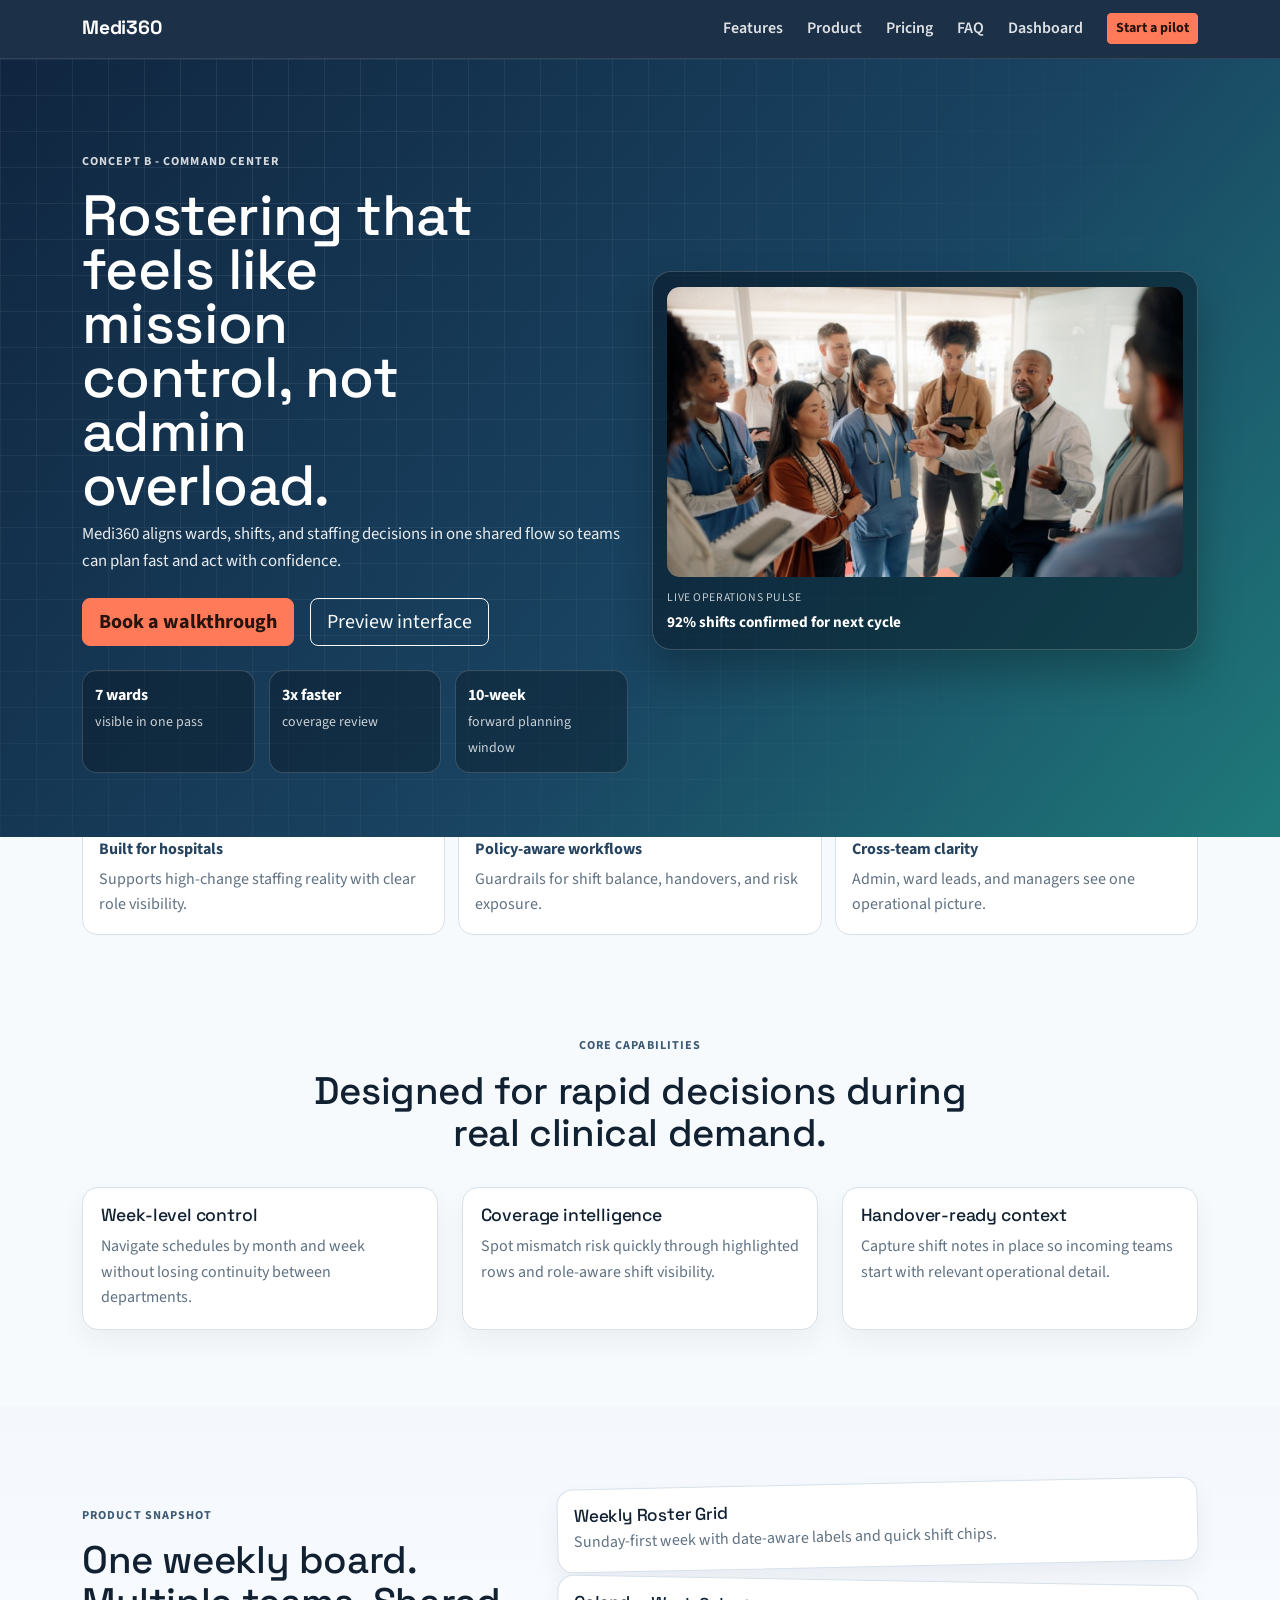
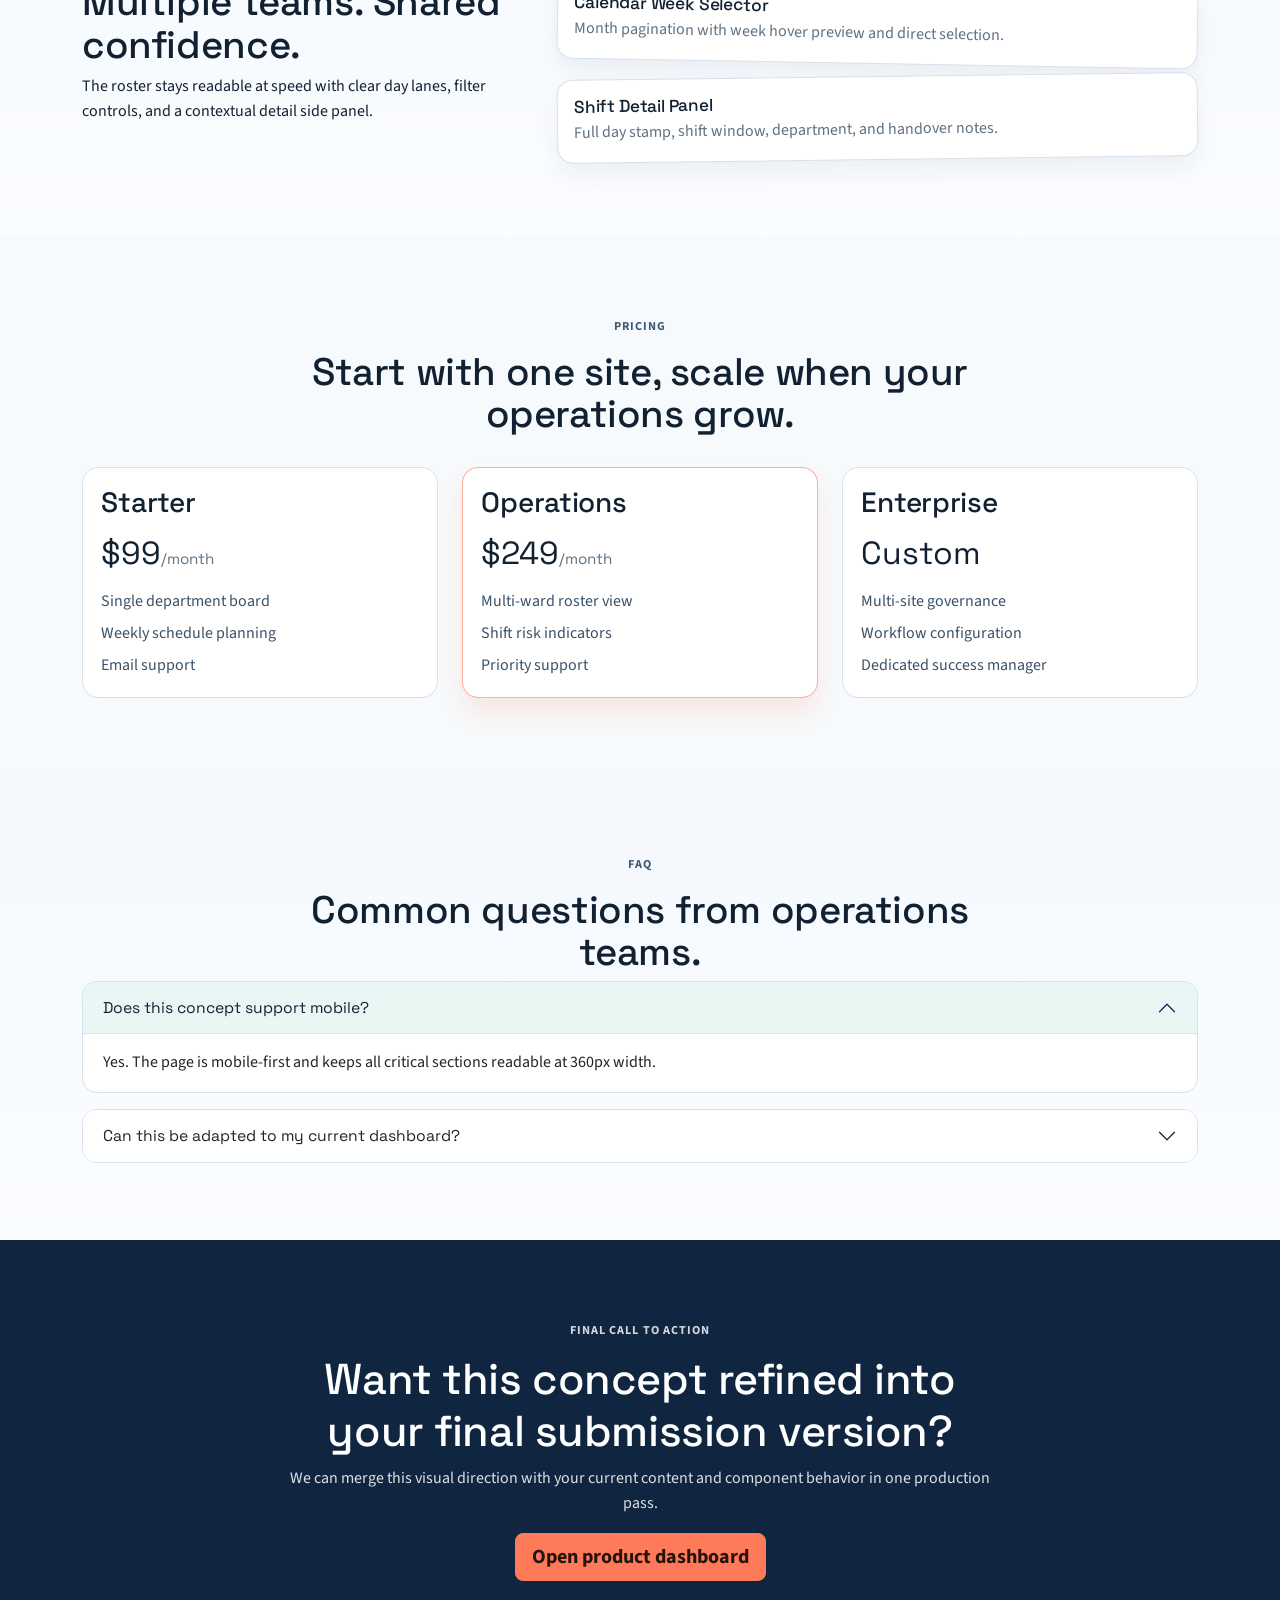
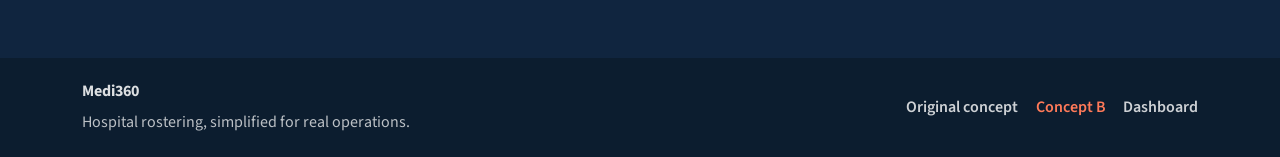
<file: index-landing-concept-2.html>
<!DOCTYPE html>
<html lang="en">
<head>
    <meta charset="UTF-8">
    <meta name="viewport" content="width=device-width, initial-scale=1.0">
    <meta name="description" content="Medi360 Concept B - a bold landing page concept for hospital rostering SaaS.">
    <title>Medi360 | Design Concept 2</title>
    <link rel="preconnect" href="https://fonts.googleapis.com">
    <link rel="preconnect" href="https://fonts.gstatic.com" crossorigin>
    <link href="https://fonts.googleapis.com/css2?family=Space+Grotesk:wght@500;700&family=Source+Sans+3:wght@400;600;700&display=swap" rel="stylesheet">
    <link href="https://cdn.jsdelivr.net/npm/bootstrap@5.3.8/dist/css/bootstrap.min.css" rel="stylesheet">
    <link rel="stylesheet" href="css/index-landing-concept-2.css">
</head>
<body>
    <a class="skip-link" href="#main-content">Skip to content</a>

    <nav class="navbar navbar-expand-lg sticky-top concept-nav" aria-label="Primary navigation">
        <div class="container">
            <a class="navbar-brand concept-brand" href="#top">Medi360</a>
            <button class="navbar-toggler" type="button" data-bs-toggle="collapse" data-bs-target="#conceptNav" aria-controls="conceptNav" aria-expanded="false" aria-label="Toggle navigation">
                <span class="navbar-toggler-icon"></span>
            </button>
            <div class="collapse navbar-collapse" id="conceptNav">
                <div class="navbar-nav ms-auto align-items-lg-center gap-lg-2">
                    <a class="nav-link" href="#features">Features</a>
                    <a class="nav-link" href="#product">Product</a>
                    <a class="nav-link" href="#pricing">Pricing</a>
                    <a class="nav-link" href="#faq">FAQ</a>
                    <a class="nav-link" href="rostering-dashboard.html">Dashboard</a>
                    <a class="btn btn-coral btn-sm ms-lg-2" href="#cta">Start a pilot</a>
                </div>
            </div>
        </div>
    </nav>

    <main id="main-content">
        <section class="hero" id="top">
            <div class="hero-grid"></div>
            <div class="container position-relative">
                <div class="row align-items-center gy-5">
                    <div class="col-lg-6">
                        <span class="kicker">Concept B - Command Center</span>
                        <h1>Rostering that feels like mission control, not admin overload.</h1>
                        <p class="hero-copy">Medi360 aligns wards, shifts, and staffing decisions in one shared flow so teams can plan fast and act with confidence.</p>
                        <div class="d-flex flex-wrap gap-3 mt-4">
                            <a class="btn btn-coral btn-lg" href="#cta">Book a walkthrough</a>
                            <a class="btn btn-outline-light btn-lg" href="#product">Preview interface</a>
                        </div>
                        <ul class="hero-meta mt-4" aria-label="Key metrics">
                            <li><strong>7 wards</strong><span>visible in one pass</span></li>
                            <li><strong>3x faster</strong><span>coverage review</span></li>
                            <li><strong>10-week</strong><span>forward planning window</span></li>
                        </ul>
                    </div>
                    <div class="col-lg-6">
                        <figure class="hero-frame">
                            <img src="images/hero-roster.jpg" class="img-fluid" alt="Care teams reviewing weekly schedule data in a dashboard.">
                            <figcaption>
                                <span>Live operations pulse</span>
                                <strong>92% shifts confirmed for next cycle</strong>
                            </figcaption>
                        </figure>
                    </div>
                </div>
            </div>
        </section>

        <section class="band">
            <div class="container">
                <div class="band-grid">
                    <article>
                        <span>Built for hospitals</span>
                        <p>Supports high-change staffing reality with clear role visibility.</p>
                    </article>
                    <article>
                        <span>Policy-aware workflows</span>
                        <p>Guardrails for shift balance, handovers, and risk exposure.</p>
                    </article>
                    <article>
                        <span>Cross-team clarity</span>
                        <p>Admin, ward leads, and managers see one operational picture.</p>
                    </article>
                </div>
            </div>
        </section>

        <section class="section-space" id="features">
            <div class="container">
                <div class="section-head">
                    <span class="kicker dark">Core capabilities</span>
                    <h2>Designed for rapid decisions during real clinical demand.</h2>
                </div>
                <div class="row g-4 mt-1">
                    <div class="col-md-4">
                        <article class="feature-tile h-100">
                            <h3>Week-level control</h3>
                            <p>Navigate schedules by month and week without losing continuity between departments.</p>
                        </article>
                    </div>
                    <div class="col-md-4">
                        <article class="feature-tile h-100">
                            <h3>Coverage intelligence</h3>
                            <p>Spot mismatch risk quickly through highlighted rows and role-aware shift visibility.</p>
                        </article>
                    </div>
                    <div class="col-md-4">
                        <article class="feature-tile h-100">
                            <h3>Handover-ready context</h3>
                            <p>Capture shift notes in place so incoming teams start with relevant operational detail.</p>
                        </article>
                    </div>
                </div>
            </div>
        </section>

        <section class="section-space section-alt" id="product">
            <div class="container">
                <div class="row align-items-center gy-5">
                    <div class="col-lg-5">
                        <div class="section-head text-start mb-0">
                            <span class="kicker dark">Product snapshot</span>
                            <h2>One weekly board. Multiple teams. Shared confidence.</h2>
                            <p>The roster stays readable at speed with clear day lanes, filter controls, and a contextual detail side panel.</p>
                        </div>
                    </div>
                    <div class="col-lg-7">
                        <div class="stack-cards" aria-label="Layered product preview cards">
                            <article class="stack-card one">
                                <h3>Weekly Roster Grid</h3>
                                <p>Sunday-first week with date-aware labels and quick shift chips.</p>
                            </article>
                            <article class="stack-card two">
                                <h3>Calendar Week Selector</h3>
                                <p>Month pagination with week hover preview and direct selection.</p>
                            </article>
                            <article class="stack-card three">
                                <h3>Shift Detail Panel</h3>
                                <p>Full day stamp, shift window, department, and handover notes.</p>
                            </article>
                        </div>
                    </div>
                </div>
            </div>
        </section>

        <section class="section-space" id="pricing">
            <div class="container">
                <div class="section-head">
                    <span class="kicker dark">Pricing</span>
                    <h2>Start with one site, scale when your operations grow.</h2>
                </div>
                <div class="row g-4 mt-1">
                    <div class="col-md-4">
                        <article class="price-card h-100">
                            <h3>Starter</h3>
                            <p class="price">$99<span>/month</span></p>
                            <ul>
                                <li>Single department board</li>
                                <li>Weekly schedule planning</li>
                                <li>Email support</li>
                            </ul>
                        </article>
                    </div>
                    <div class="col-md-4">
                        <article class="price-card featured h-100">
                            <h3>Operations</h3>
                            <p class="price">$249<span>/month</span></p>
                            <ul>
                                <li>Multi-ward roster view</li>
                                <li>Shift risk indicators</li>
                                <li>Priority support</li>
                            </ul>
                        </article>
                    </div>
                    <div class="col-md-4">
                        <article class="price-card h-100">
                            <h3>Enterprise</h3>
                            <p class="price">Custom</p>
                            <ul>
                                <li>Multi-site governance</li>
                                <li>Workflow configuration</li>
                                <li>Dedicated success manager</li>
                            </ul>
                        </article>
                    </div>
                </div>
            </div>
        </section>

        <section class="section-space section-alt" id="faq">
            <div class="container">
                <div class="section-head">
                    <span class="kicker dark">FAQ</span>
                    <h2>Common questions from operations teams.</h2>
                </div>
                <div class="accordion concept-accordion" id="faqB">
                    <div class="accordion-item">
                        <h3 class="accordion-header" id="bOneHeading">
                            <button class="accordion-button" type="button" data-bs-toggle="collapse" data-bs-target="#bOne" aria-expanded="true" aria-controls="bOne">Does this concept support mobile?</button>
                        </h3>
                        <div id="bOne" class="accordion-collapse collapse show" aria-labelledby="bOneHeading" data-bs-parent="#faqB">
                            <div class="accordion-body">Yes. The page is mobile-first and keeps all critical sections readable at 360px width.</div>
                        </div>
                    </div>
                    <div class="accordion-item mt-3">
                        <h3 class="accordion-header" id="bTwoHeading">
                            <button class="accordion-button collapsed" type="button" data-bs-toggle="collapse" data-bs-target="#bTwo" aria-expanded="false" aria-controls="bTwo">Can this be adapted to my current dashboard?</button>
                        </h3>
                        <div id="bTwo" class="accordion-collapse collapse" aria-labelledby="bTwoHeading" data-bs-parent="#faqB">
                            <div class="accordion-body">Yes. This concept keeps your existing structure but explores a different visual language and information rhythm.</div>
                        </div>
                    </div>
                </div>
            </div>
        </section>

        <section class="section-space cta-zone" id="cta">
            <div class="container">
                <div class="cta-inner">
                    <span class="kicker">Final call to action</span>
                    <h2>Want this concept refined into your final submission version?</h2>
                    <p>We can merge this visual direction with your current content and component behavior in one production pass.</p>
                    <a class="btn btn-coral btn-lg" href="rostering-dashboard.html">Open product dashboard</a>
                </div>
            </div>
        </section>
    </main>

    <footer class="site-footer">
        <div class="container footer-grid">
            <div>
                <strong>Medi360</strong>
                <p>Hospital rostering, simplified for real operations.</p>
            </div>
            <div>
                <a href="index.html">Original concept</a>
                <a href="index-landing-concept-2.html" aria-current="page">Concept B</a>
                <a href="rostering-dashboard.html">Dashboard</a>
            </div>
        </div>
    </footer>

    <script src="https://cdn.jsdelivr.net/npm/bootstrap@5.3.8/dist/js/bootstrap.bundle.min.js"></script>
</body>
</html>
</file>
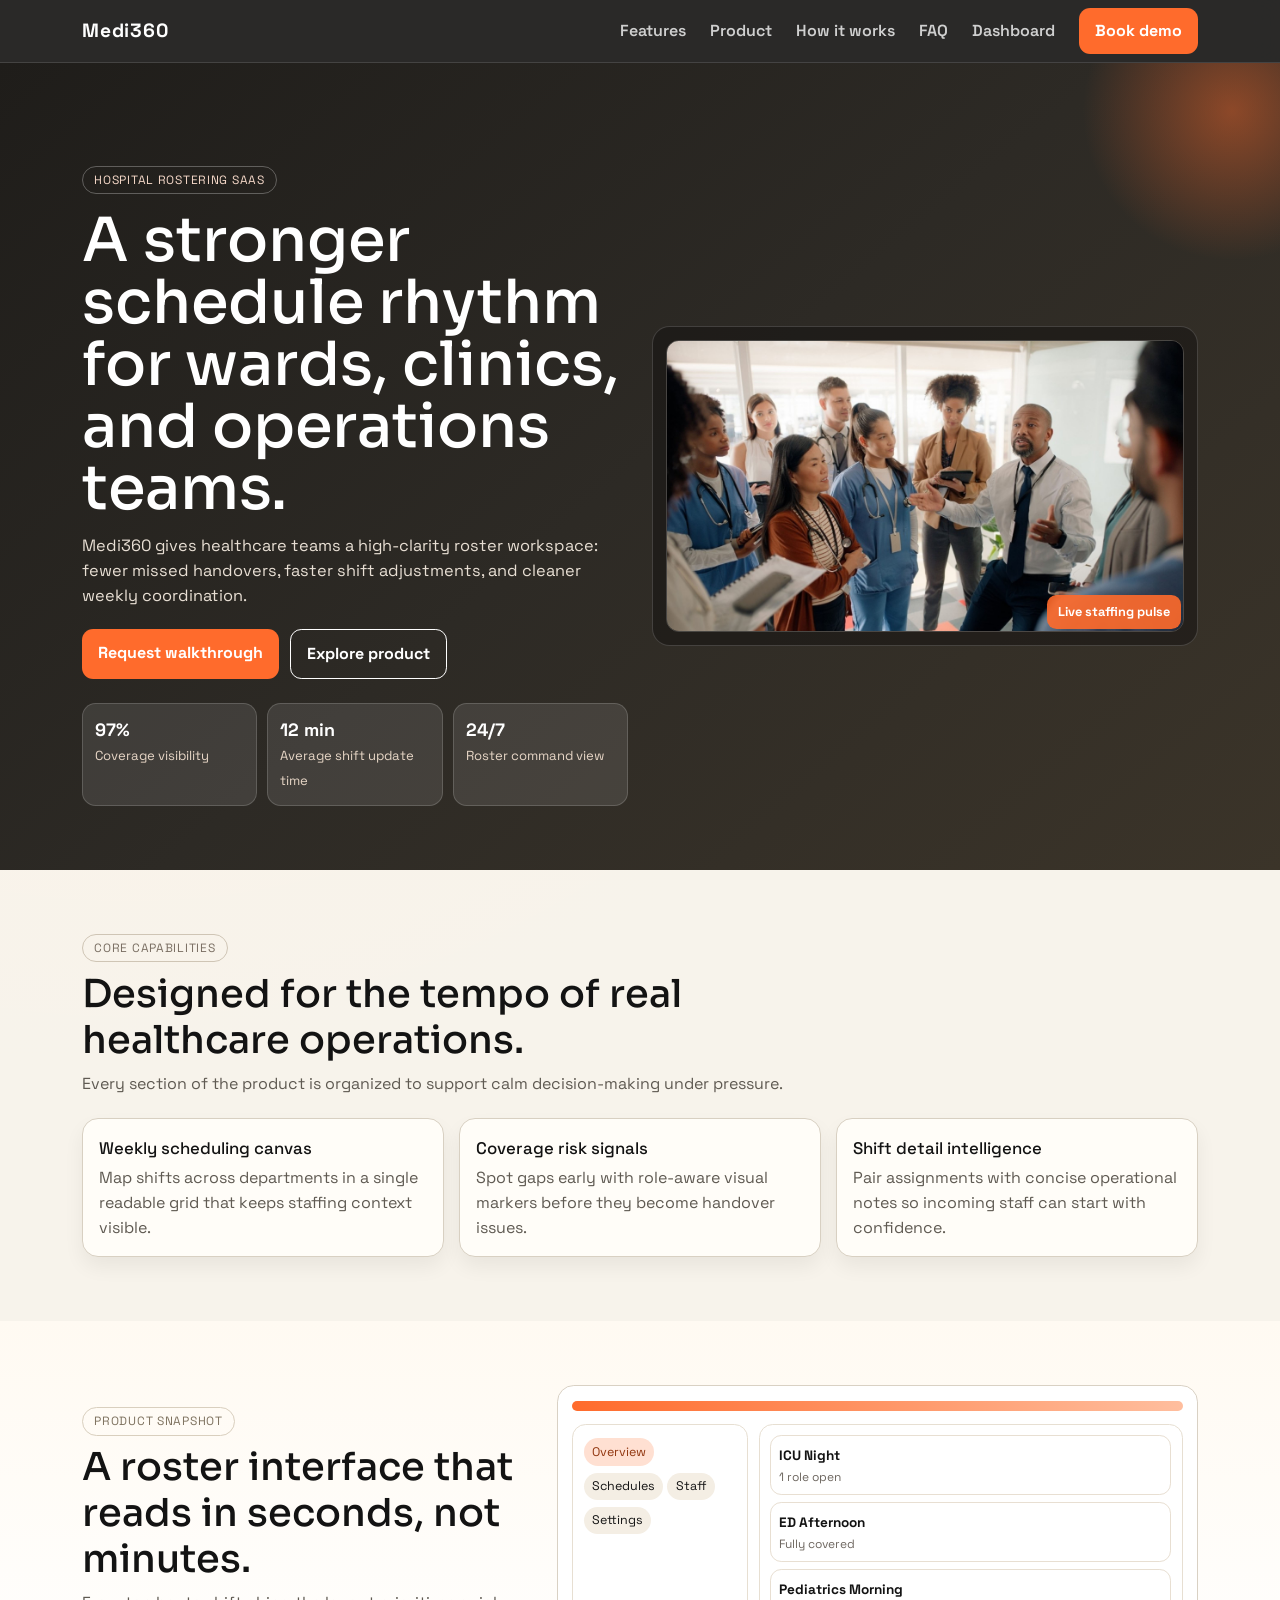
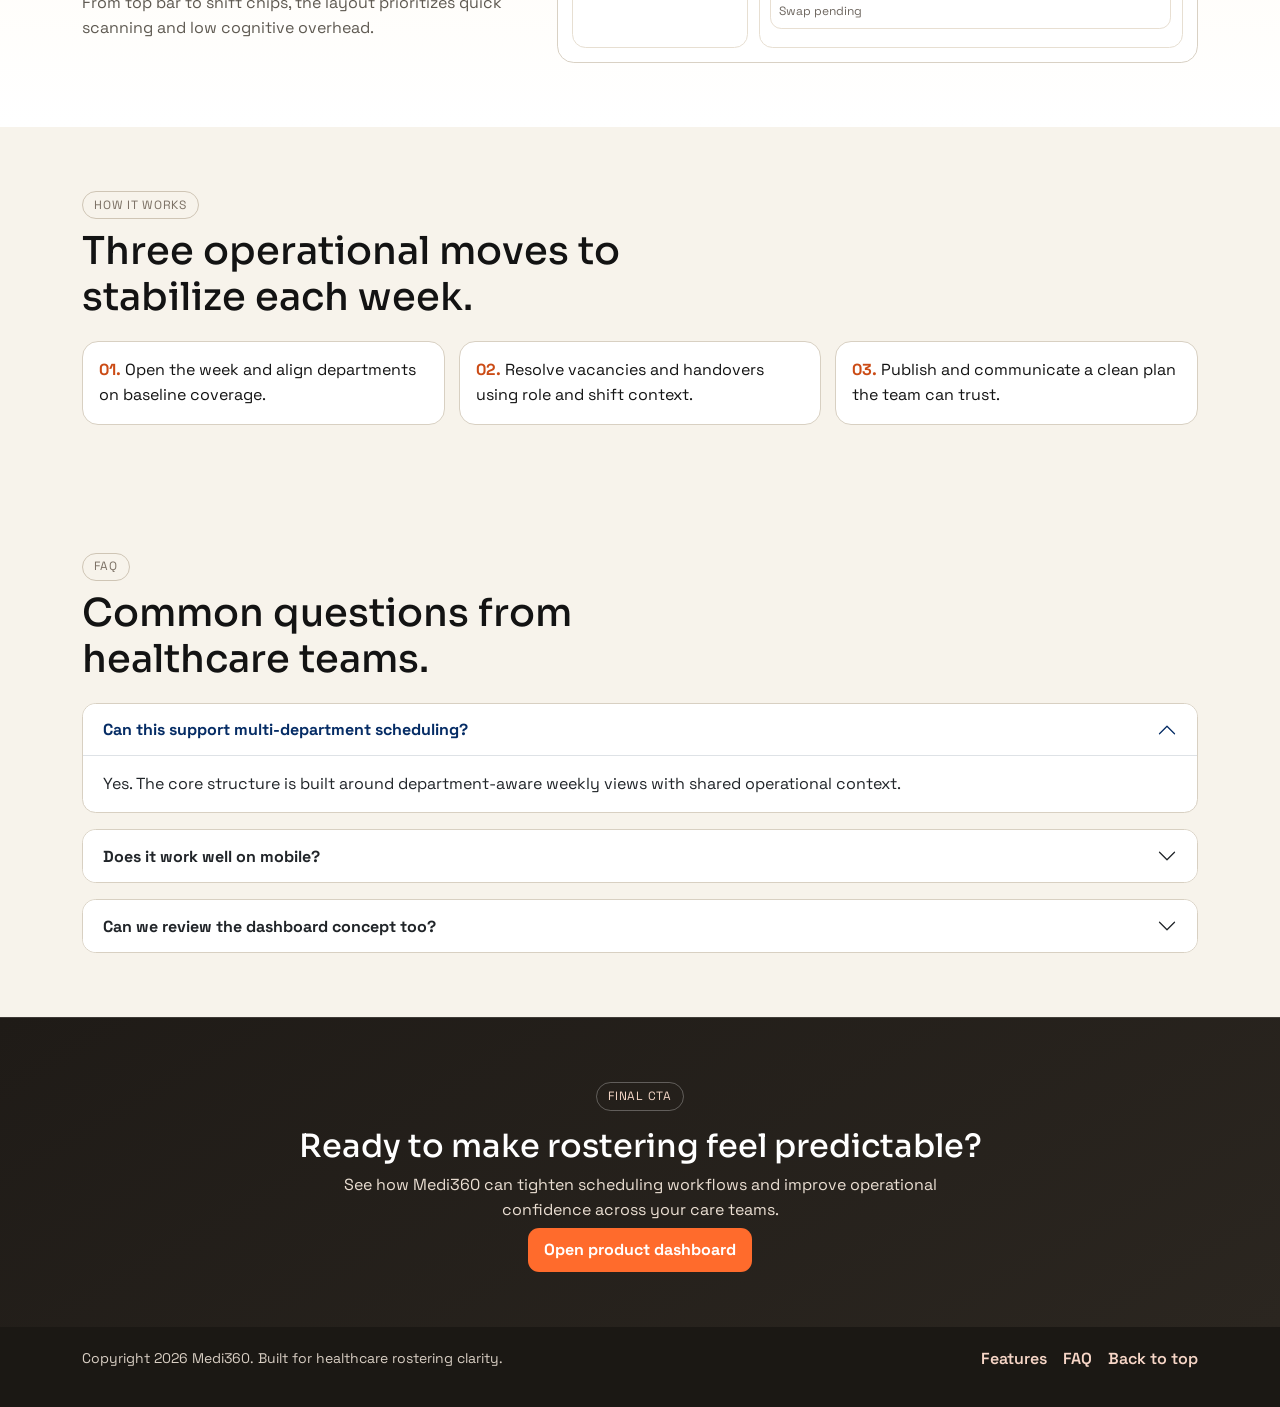
<file: index-landing-concept-3.html>
<!DOCTYPE html>
<html lang="en">
<head>
    <meta charset="UTF-8">
    <meta name="viewport" content="width=device-width, initial-scale=1.0">
    <meta name="description" content="Alternative landing concept for Medi360 hospital rostering SaaS.">
    <title>Medi360 | Design Concept 3</title>
    <link rel="preconnect" href="https://fonts.googleapis.com">
    <link rel="preconnect" href="https://fonts.gstatic.com" crossorigin>
    <link href="https://fonts.googleapis.com/css2?family=Sora:wght@500;600;700;800&family=Space+Grotesk:wght@400;500;600;700&display=swap" rel="stylesheet">
    <link href="https://cdn.jsdelivr.net/npm/bootstrap@5.3.8/dist/css/bootstrap.min.css" rel="stylesheet">
    <link rel="stylesheet" href="css/index-landing-concept-3.css">
</head>
<body>
    <a class="c2-skip" href="#main-content">Skip to content</a>

    <nav class="navbar navbar-expand-lg c2-nav sticky-top" aria-label="Primary navigation">
        <div class="container">
            <a class="navbar-brand c2-brand" href="#top">Medi360</a>
            <button class="navbar-toggler" type="button" data-bs-toggle="collapse" data-bs-target="#c2Nav" aria-controls="c2Nav" aria-expanded="false" aria-label="Toggle menu">
                <span class="navbar-toggler-icon"></span>
            </button>
            <div class="collapse navbar-collapse" id="c2Nav">
                <div class="navbar-nav ms-auto align-items-lg-center gap-lg-2">
                    <a class="nav-link" href="#features">Features</a>
                    <a class="nav-link" href="#product">Product</a>
                    <a class="nav-link" href="#workflow">How it works</a>
                    <a class="nav-link" href="#faq">FAQ</a>
                    <a class="nav-link" href="rostering-dashboard.html">Dashboard</a>
                    <a class="btn c2-btn c2-btn-primary ms-lg-2" href="#cta">Book demo</a>
                </div>
            </div>
        </div>
    </nav>

    <main id="main-content">
        <section class="c2-hero" id="top">
            <div class="container position-relative">
                <div class="row g-4 align-items-center">
                    <div class="col-lg-6">
                        <span class="c2-kicker">Hospital Rostering SaaS</span>
                        <h1>A stronger schedule rhythm for wards, clinics, and operations teams.</h1>
                        <p>Medi360 gives healthcare teams a high-clarity roster workspace: fewer missed handovers, faster shift adjustments, and cleaner weekly coordination.</p>
                        <div class="c2-hero-actions">
                            <a class="c2-btn c2-btn-primary" href="#cta">Request walkthrough</a>
                            <a class="c2-btn c2-btn-outline" href="#product">Explore product</a>
                        </div>
                        <div class="c2-hero-metrics" aria-label="Key operational metrics">
                            <div class="c2-metric"><strong>97%</strong><span>Coverage visibility</span></div>
                            <div class="c2-metric"><strong>12 min</strong><span>Average shift update time</span></div>
                            <div class="c2-metric"><strong>24/7</strong><span>Roster command view</span></div>
                        </div>
                    </div>
                    <div class="col-lg-6">
                        <div class="c2-showpanel">
                            <img src="images/hero-roster.jpg" class="img-fluid" alt="Clinical operations team reviewing a weekly schedule board">
                            <span class="c2-tag">Live staffing pulse</span>
                        </div>
                    </div>
                </div>
            </div>
        </section>

        <section class="c2-section" id="features">
            <div class="container">
                <div class="c2-heading">
                    <span class="c2-kicker" style="border-color:#cfc5b5;color:#7a6f63;">Core capabilities</span>
                    <h2>Designed for the tempo of real healthcare operations.</h2>
                    <p>Every section of the product is organized to support calm decision-making under pressure.</p>
                </div>
                <div class="c2-cards">
                    <article class="c2-card">
                        <h3>Weekly scheduling canvas</h3>
                        <p>Map shifts across departments in a single readable grid that keeps staffing context visible.</p>
                    </article>
                    <article class="c2-card">
                        <h3>Coverage risk signals</h3>
                        <p>Spot gaps early with role-aware visual markers before they become handover issues.</p>
                    </article>
                    <article class="c2-card">
                        <h3>Shift detail intelligence</h3>
                        <p>Pair assignments with concise operational notes so incoming staff can start with confidence.</p>
                    </article>
                </div>
            </div>
        </section>

        <section class="c2-section c2-product" id="product">
            <div class="container">
                <div class="row g-4 align-items-center">
                    <div class="col-lg-5">
                        <div class="c2-heading mb-0">
                            <span class="c2-kicker" style="border-color:#d9cfbe;color:#7e725f;">Product snapshot</span>
                            <h2>A roster interface that reads in seconds, not minutes.</h2>
                            <p>From top bar to shift chips, the layout prioritizes quick scanning and low cognitive overhead.</p>
                        </div>
                    </div>
                    <div class="col-lg-7">
                        <div class="c2-mock" role="img" aria-label="Mockup of Medi360 dashboard with sidebar, roster table, and status cards">
                            <div class="c2-mock-top"></div>
                            <div class="c2-mock-grid">
                                <div class="c2-mock-left">
                                    <div class="c2-chip active">Overview</div>
                                    <div class="c2-chip">Schedules</div>
                                    <div class="c2-chip">Staff</div>
                                    <div class="c2-chip">Settings</div>
                                </div>
                                <div class="c2-mock-right">
                                    <div class="c2-mini-row"><strong>ICU Night</strong><span>1 role open</span></div>
                                    <div class="c2-mini-row"><strong>ED Afternoon</strong><span>Fully covered</span></div>
                                    <div class="c2-mini-row"><strong>Pediatrics Morning</strong><span>Swap pending</span></div>
                                </div>
                            </div>
                        </div>
                    </div>
                </div>
            </div>
        </section>

        <section class="c2-section" id="workflow">
            <div class="container">
                <div class="c2-heading">
                    <span class="c2-kicker" style="border-color:#cfc5b5;color:#7a6f63;">How it works</span>
                    <h2>Three operational moves to stabilize each week.</h2>
                </div>
                <div class="c2-steps">
                    <article class="c2-step"><b>01.</b> Open the week and align departments on baseline coverage.</article>
                    <article class="c2-step"><b>02.</b> Resolve vacancies and handovers using role and shift context.</article>
                    <article class="c2-step"><b>03.</b> Publish and communicate a clean plan the team can trust.</article>
                </div>
            </div>
        </section>

        <section class="c2-section c2-faq" id="faq">
            <div class="container">
                <div class="c2-heading">
                    <span class="c2-kicker" style="border-color:#cfc5b5;color:#7a6f63;">FAQ</span>
                    <h2>Common questions from healthcare teams.</h2>
                </div>
                <div class="accordion" id="c2Faq">
                    <div class="accordion-item mb-3">
                        <h3 class="accordion-header" id="c2q1">
                            <button class="accordion-button" type="button" data-bs-toggle="collapse" data-bs-target="#c2a1" aria-expanded="true" aria-controls="c2a1">Can this support multi-department scheduling?</button>
                        </h3>
                        <div id="c2a1" class="accordion-collapse collapse show" aria-labelledby="c2q1" data-bs-parent="#c2Faq">
                            <div class="accordion-body">Yes. The core structure is built around department-aware weekly views with shared operational context.</div>
                        </div>
                    </div>
                    <div class="accordion-item mb-3">
                        <h3 class="accordion-header" id="c2q2">
                            <button class="accordion-button collapsed" type="button" data-bs-toggle="collapse" data-bs-target="#c2a2" aria-expanded="false" aria-controls="c2a2">Does it work well on mobile?</button>
                        </h3>
                        <div id="c2a2" class="accordion-collapse collapse" aria-labelledby="c2q2" data-bs-parent="#c2Faq">
                            <div class="accordion-body">The concept is built mobile-first and adapts cleanly at 360px, 768px, and desktop widths.</div>
                        </div>
                    </div>
                    <div class="accordion-item">
                        <h3 class="accordion-header" id="c2q3">
                            <button class="accordion-button collapsed" type="button" data-bs-toggle="collapse" data-bs-target="#c2a3" aria-expanded="false" aria-controls="c2a3">Can we review the dashboard concept too?</button>
                        </h3>
                        <div id="c2a3" class="accordion-collapse collapse" aria-labelledby="c2q3" data-bs-parent="#c2Faq">
                            <div class="accordion-body">Yes. You can open the linked roster dashboard to review the product-side weekly scheduling experience.</div>
                        </div>
                    </div>
                </div>
            </div>
        </section>

        <section class="c2-section c2-cta" id="cta">
            <div class="container text-center">
                <span class="c2-kicker">Final CTA</span>
                <h2 class="mt-3" style="font-family:'Sora',sans-serif;">Ready to make rostering feel predictable?</h2>
                <p class="mx-auto" style="max-width:40rem;">See how Medi360 can tighten scheduling workflows and improve operational confidence across your care teams.</p>
                <a class="c2-btn c2-btn-primary" href="rostering-dashboard.html">Open product dashboard</a>
            </div>
        </section>
    </main>

    <footer class="c2-footer">
        <div class="container d-flex flex-wrap justify-content-between gap-2 align-items-center">
            <small>Copyright 2026 Medi360. Built for healthcare rostering clarity.</small>
            <div class="d-flex gap-3">
                <a href="#features">Features</a>
                <a href="#faq">FAQ</a>
                <a href="#top">Back to top</a>
            </div>
        </div>
    </footer>

    <script src="https://cdn.jsdelivr.net/npm/bootstrap@5.3.8/dist/js/bootstrap.bundle.min.js"></script>
</body>
</html>
</file>
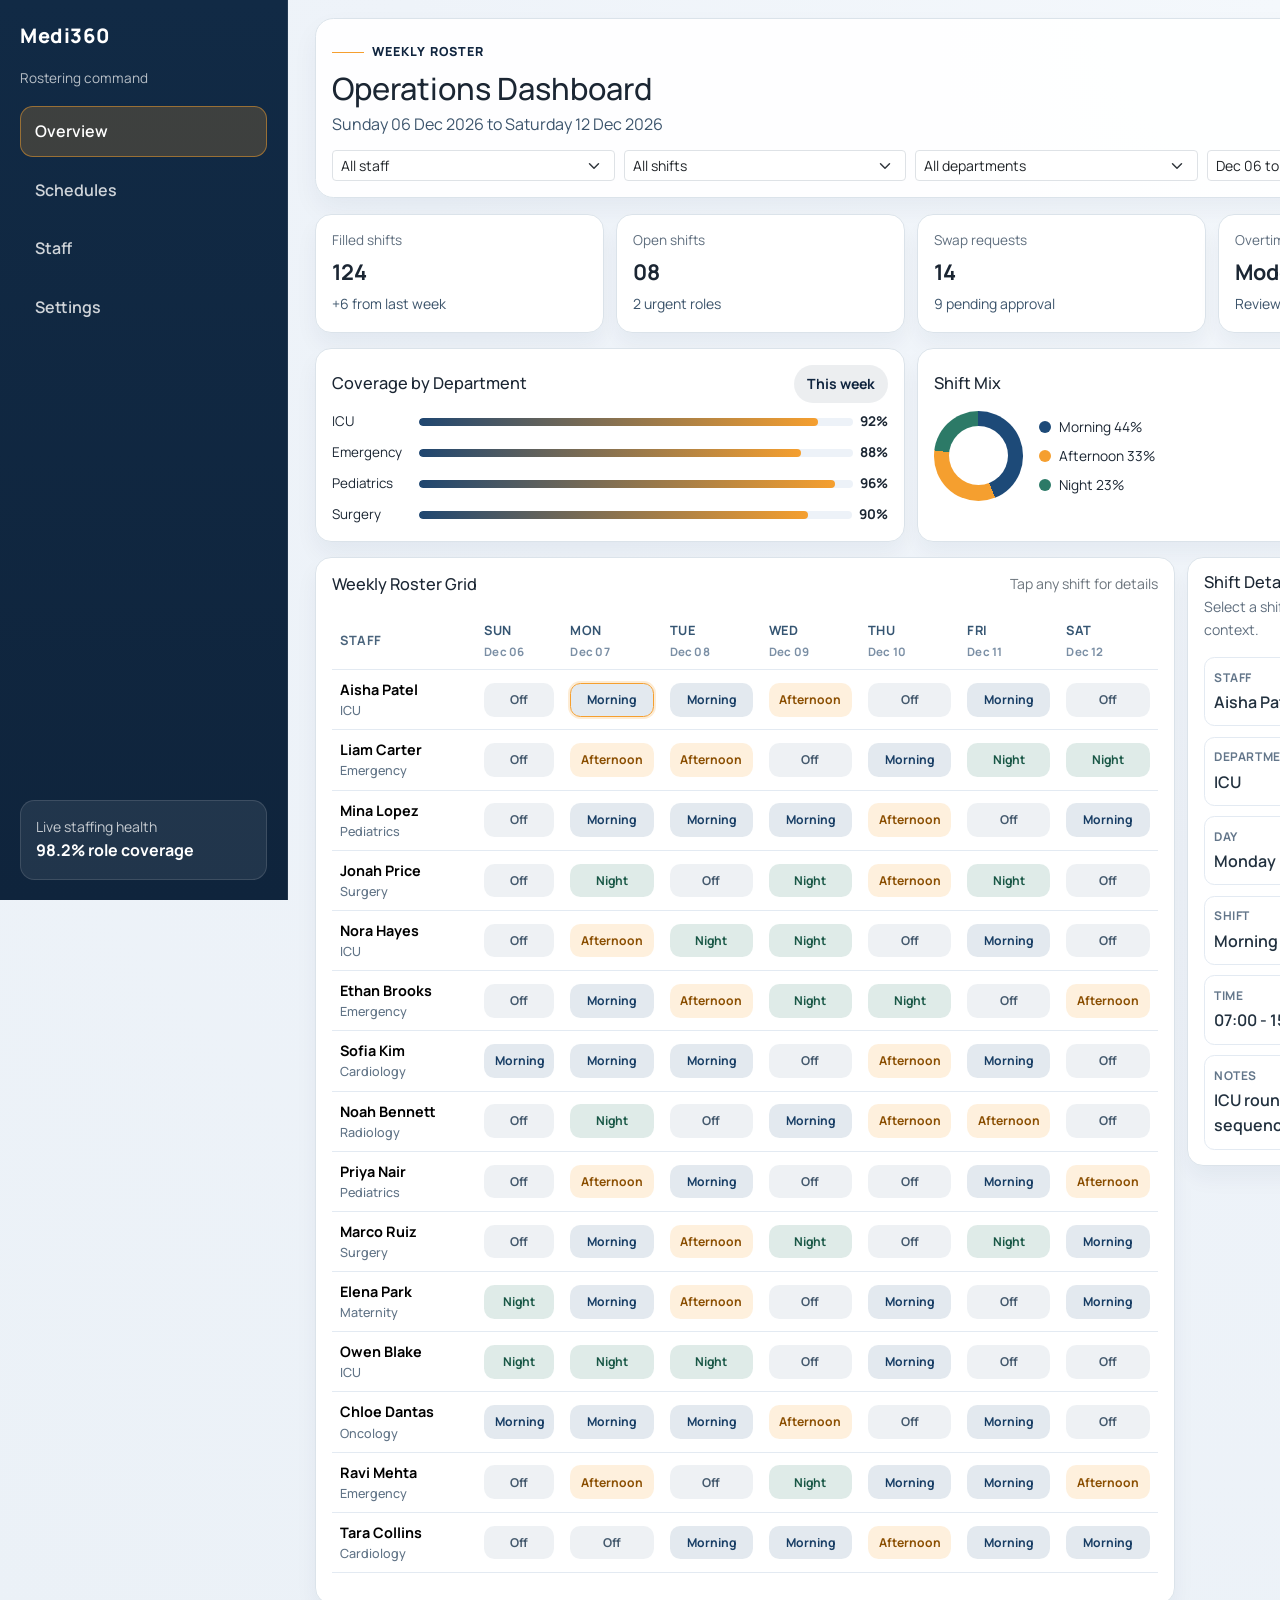
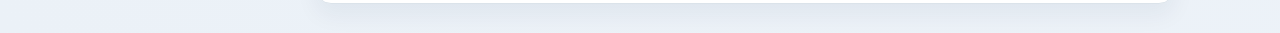
<file: rostering-dashboard.html>
<!DOCTYPE html>
<html lang="en">
<head>
    <meta charset="UTF-8">
    <meta name="viewport" content="width=device-width, initial-scale=1.0">
    <meta name="view-transition" content="same-origin">
    <meta name="description" content="Medi360 weekly rostering dashboard with staffing visibility, shift controls, and schedule detail tools.">
    <title>Medi360 | Rostering Dashboard</title>
    <link rel="preconnect" href="https://fonts.googleapis.com">
    <link rel="preconnect" href="https://fonts.gstatic.com" crossorigin>
    <link href="https://fonts.googleapis.com/css2?family=Manrope:wght@400;500;600;700;800&display=swap" rel="stylesheet">
    <link href="https://cdn.jsdelivr.net/npm/bootstrap@5.3.8/dist/css/bootstrap.min.css" rel="stylesheet">
    <link rel="stylesheet" href="css/styles.css">
</head>
<body class="dashboard-page page-enter">
    <a class="skip-link" href="#dashboard-main">Skip to dashboard content</a>

    <div class="dashboard-shell">
        <aside class="dashboard-sidebar d-none d-lg-flex" aria-label="Sidebar navigation">
            <a class="brand-mark" href="index.html">Medi360</a>
            <p class="sidebar-caption">Rostering command</p>
            <nav class="sidebar-nav" aria-label="Dashboard sections">
                <a href="#" class="sidebar-link active" aria-current="page">Overview</a>
                <a href="#weekly-roster" class="sidebar-link">Schedules</a>
                <a href="#" class="sidebar-link">Staff</a>
                <a href="#" class="sidebar-link">Settings</a>
            </nav>
            <div class="sidebar-note mt-auto">
                <small>Live staffing health</small>
                <strong>98.2% role coverage</strong>
            </div>
        </aside>

        <main id="dashboard-main" class="dashboard-main">
            <header class="dashboard-topbar">
                <div class="d-flex align-items-center gap-2 d-lg-none mb-3">
                    <button class="btn btn-outline-secondary btn-sm" type="button" data-bs-toggle="offcanvas" data-bs-target="#mobileSidebar" aria-controls="mobileSidebar">Menu</button>
                    <a href="index.html" class="btn btn-outline-secondary btn-sm">Back to landing</a>
                </div>

                <div class="topbar-grid">
                    <div>
                        <span class="eyebrow">Weekly roster</span>
                        <h1>Operations Dashboard</h1>
                        <p id="currentRangeLabel" aria-live="polite">Monday 12 Aug to Sunday 18 Aug</p>
                    </div>
                </div>

                <div class="filters-row">
                    <label class="visually-hidden" for="staffFilter">Filter by staff member</label>
                    <select id="staffFilter" class="form-select form-select-sm">
                        <option value="all">All staff</option>
                    </select>

                    <label class="visually-hidden" for="shiftFilter">Filter by shift type</label>
                    <select id="shiftFilter" class="form-select form-select-sm">
                        <option value="all">All shifts</option>
                        <option value="morning">Morning</option>
                        <option value="afternoon">Afternoon</option>
                        <option value="night">Night</option>
                    </select>

                    <label class="visually-hidden" for="departmentFilter">Filter by department</label>
                    <select id="departmentFilter" class="form-select form-select-sm">
                        <option value="all">All departments</option>
                    </select>

                    <div class="calendar-picker" id="calendarPickerWrap">
                        <button type="button" id="calendarTrigger" class="form-select form-select-sm calendar-trigger" aria-haspopup="dialog" aria-expanded="false" aria-controls="calendarPanel">
                            <span id="calendarTriggerLabel">Select week</span>
                        </button>
                        <section id="calendarPanel" class="calendar-panel" role="dialog" aria-modal="false" aria-labelledby="calendarPanelTitle" aria-describedby="calendarWeekHint" hidden>
                            <p class="calendar-panel-title" id="calendarPanelTitle">Choose a calendar date</p>
                            <div class="calendar-week-action">
                                <span id="calendarWeekHint" role="status" aria-live="polite">Hover a day to preview that week</span>
                            </div>
                            <div class="calendar-month-nav" aria-label="Calendar month navigation">
                                <button type="button" class="btn btn-outline-secondary btn-sm" id="calendarPrevMonth">Prev month</button>
                                <strong id="calendarMonthLabel">Month</strong>
                                <button type="button" class="btn btn-outline-secondary btn-sm" id="calendarNextMonth">Next month</button>
                            </div>
                            <div class="calendar-weekdays" aria-hidden="true">
                                <span>Sun</span><span>Mon</span><span>Tue</span><span>Wed</span><span>Thu</span><span>Fri</span><span>Sat</span>
                            </div>
                            <div id="calendarDaysGrid" class="calendar-days-grid"></div>
                        </section>
                    </div>
                </div>

                <p class="visually-hidden" id="filterStatus" role="status" aria-live="polite">All rows visible</p>
            </header>

            <section class="kpi-row" aria-label="Roster performance summary">
                <article class="kpi-card">
                    <span>Filled shifts</span>
                    <strong>124</strong>
                    <small>+6 from last week</small>
                </article>
                <article class="kpi-card">
                    <span>Open shifts</span>
                    <strong>08</strong>
                    <small>2 urgent roles</small>
                </article>
                <article class="kpi-card">
                    <span>Swap requests</span>
                    <strong>14</strong>
                    <small>9 pending approval</small>
                </article>
                <article class="kpi-card">
                    <span>Overtime risk</span>
                    <strong>Moderate</strong>
                    <small>Review ICU and ED blocks</small>
                </article>
            </section>

            <section class="chart-row" aria-label="Rostering analytics cards">
                <article class="chart-card">
                    <div class="d-flex justify-content-between align-items-center mb-2">
                        <h2>Coverage by Department</h2>
                        <span class="status-pill">This week</span>
                    </div>
                    <div class="mini-bars">
                        <div class="bar-item"><span>ICU</span><div><i style="width: 92%"></i></div><strong>92%</strong></div>
                        <div class="bar-item"><span>Emergency</span><div><i style="width: 88%"></i></div><strong>88%</strong></div>
                        <div class="bar-item"><span>Pediatrics</span><div><i style="width: 96%"></i></div><strong>96%</strong></div>
                        <div class="bar-item"><span>Surgery</span><div><i style="width: 90%"></i></div><strong>90%</strong></div>
                    </div>
                </article>

                <article class="chart-card">
                    <div class="d-flex justify-content-between align-items-center mb-2">
                        <h2>Shift Mix</h2>
                        <span class="status-pill">Weekly split</span>
                    </div>
                    <div class="shift-mix-wrap">
                        <div class="donut" role="img" aria-label="Shift mix chart showing morning 44 percent, afternoon 33 percent, and night 23 percent"></div>
                        <ul class="mix-legend">
                            <li><span class="swatch morning"></span>Morning 44%</li>
                            <li><span class="swatch afternoon"></span>Afternoon 33%</li>
                            <li><span class="swatch night"></span>Night 23%</li>
                        </ul>
                    </div>
                </article>
            </section>

            <section class="roster-layout" id="weekly-roster">
                <article class="roster-card">
                    <div class="d-flex justify-content-between align-items-center mb-3">
                        <h2>Weekly Roster Grid</h2>
                        <span class="text-secondary small">Tap any shift for details</span>
                    </div>
                    <div class="table-responsive">
                        <table class="table align-middle roster-table" id="rosterTable">
                            <caption class="visually-hidden">Weekly roster table by staff and day. Select a shift chip to load shift details.</caption>
                            <thead>
                                <tr>
                                    <th scope="col">Staff</th>
                                    <th scope="col">Sun</th>
                                    <th scope="col">Mon</th>
                                    <th scope="col">Tue</th>
                                    <th scope="col">Wed</th>
                                    <th scope="col">Thu</th>
                                    <th scope="col">Fri</th>
                                    <th scope="col">Sat</th>
                                </tr>
                            </thead>
                            <tbody id="rosterBody">
                                <!-- Rows generated from embedded JSON -->
                            </tbody>
                        </table>
                    </div>
                </article>

                <aside class="details-card" aria-live="polite">
                    <h2>Shift Details</h2>
                    <p class="details-hint">Select a shift chip to inspect assignment context.</p>
                    <dl class="details-list">
                        <div><dt>Staff</dt><dd id="detailStaff">Aisha Patel</dd></div>
                        <div><dt>Department</dt><dd id="detailDepartment">ICU</dd></div>
                        <div><dt>Day</dt><dd id="detailDay">Monday</dd></div>
                        <div><dt>Shift</dt><dd id="detailShift">Morning</dd></div>
                        <div><dt>Time</dt><dd id="detailTime">07:00 - 15:00</dd></div>
                        <div><dt>Notes</dt><dd id="detailNotes">Ventilator handover required at 07:10.</dd></div>
                    </dl>
                </aside>
            </section>
        </main>
    </div>

    <div class="offcanvas offcanvas-start dashboard-offcanvas" tabindex="-1" id="mobileSidebar" aria-labelledby="mobileSidebarLabel">
        <div class="offcanvas-header">
            <h2 class="offcanvas-title h5" id="mobileSidebarLabel">Medi360</h2>
            <button type="button" class="btn-close" data-bs-dismiss="offcanvas" aria-label="Close"></button>
        </div>
        <div class="offcanvas-body">
            <nav class="sidebar-nav" aria-label="Mobile dashboard sections">
                <a href="#" class="sidebar-link active" aria-current="page">Overview</a>
                <a href="#weekly-roster" class="sidebar-link" data-bs-dismiss="offcanvas">Schedules</a>
                <a href="#" class="sidebar-link">Staff</a>
                <a href="#" class="sidebar-link">Settings</a>
                <a href="index.html" class="sidebar-link">Back to landing</a>
            </nav>
        </div>
    </div>

        <script type="application/json" id="rosterData">{
    "days": [
        {"key": "sun", "label": "Sun"},
        {"key": "mon", "label": "Mon"},
        {"key": "tue", "label": "Tue"},
        {"key": "wed", "label": "Wed"},
        {"key": "thu", "label": "Thu"},
        {"key": "fri", "label": "Fri"},
        {"key": "sat", "label": "Sat"}
    ],
    "weeks": [
        {"id": "2026-W45", "start": "2026-11-01"},
        {"id": "2026-W46", "start": "2026-11-08"},
        {"id": "2026-W47", "start": "2026-11-15"},
        {"id": "2026-W48", "start": "2026-11-22"},
        {"id": "2026-W49", "start": "2026-11-29"},
        {"id": "2026-W50", "start": "2026-12-06"},
        {"id": "2026-W51", "start": "2026-12-13"},
        {"id": "2026-W52", "start": "2026-12-20"},
        {"id": "2026-W53", "start": "2026-12-27"},
        {"id": "2027-W01", "start": "2027-01-03"}
    ],
    "shiftCatalog": {
        "morning": {"label": "Morning", "time": "07:00 - 15:00", "defaultNote": "Morning block coverage."},
        "afternoon": {"label": "Afternoon", "time": "14:00 - 22:00", "defaultNote": "Afternoon block coverage."},
        "night": {"label": "Night", "time": "22:00 - 06:00", "defaultNote": "Night block coverage."},
        "off": {"label": "Off", "time": "Off duty", "defaultNote": "Scheduled day off."}
    },
    "staff": [
        {"name": "Aisha Patel", "department": "ICU", "templates": [["morning","morning","morning","off","morning","off","off"],["morning","morning","afternoon","off","morning","off","off"]], "notes": {"morning": "ICU rounds and handover sequence in week {week}.", "afternoon": "Step-down bay support in week {week}.", "off": "Protected recovery day."}},
        {"name": "Liam Carter", "department": "Emergency", "templates": [["afternoon","night","off","morning","afternoon","night","off"],["afternoon","afternoon","off","morning","night","night","off"]], "notes": {"morning": "Lead triage board at start of shift.", "afternoon": "Emergency intake surge support.", "night": "High-acuity emergency coverage.", "off": "Recovery after high-intensity block."}},
        {"name": "Mina Lopez", "department": "Pediatrics", "templates": [["morning","morning","morning","morning","off","morning","off"],["morning","morning","morning","afternoon","off","morning","off"]], "notes": {"morning": "Pediatrics clinic and family consult flow.", "afternoon": "Evening pediatric handover support.", "off": "Planned pediatric leave day."}},
        {"name": "Jonah Price", "department": "Surgery", "templates": [["night","off","afternoon","afternoon","night","night","off"],["night","off","night","afternoon","night","off","off"]], "notes": {"afternoon": "Operating room turnover lead.", "night": "Post-op emergency standby.", "off": "Recovery after theater call."}},
        {"name": "Nora Hayes", "department": "ICU", "templates": [["afternoon","afternoon","night","off","morning","morning","off"],["afternoon","night","night","off","morning","off","off"]], "notes": {"morning": "ICU discharge prep and continuity.", "afternoon": "ICU relief and medication handover.", "night": "Overnight critical care monitoring.", "off": "Training or rest day."}},
        {"name": "Ethan Brooks", "department": "Emergency", "templates": [["morning","afternoon","afternoon","night","off","afternoon","night"],["morning","afternoon","night","night","off","afternoon","off"]], "notes": {"morning": "Early triage lane coverage.", "afternoon": "Trauma room readiness support.", "night": "Night escalation response.", "off": "Recovery day."}},
        {"name": "Sofia Kim", "department": "Cardiology", "templates": [["morning","morning","off","afternoon","afternoon","off","morning"],["morning","morning","off","afternoon","morning","off","morning"]], "notes": {"morning": "Cardiology rounds and diagnostics.", "afternoon": "Catheter and follow-up clinic support.", "off": "Academic or recovery block."}},
        {"name": "Noah Bennett", "department": "Radiology", "templates": [["night","off","morning","morning","afternoon","afternoon","off"],["night","off","morning","afternoon","afternoon","off","off"]], "notes": {"morning": "MRI and CT queue balancing.", "afternoon": "Backlog and trauma imaging coverage.", "night": "On-call imaging support.", "off": "Post-overnight recovery."}},
        {"name": "Priya Nair", "department": "Pediatrics", "templates": [["afternoon","morning","morning","off","morning","afternoon","off"],["afternoon","morning","off","off","morning","afternoon","off"]], "notes": {"morning": "Vaccination and discharge education flow.", "afternoon": "Pediatric triage and overflow cover.", "off": "Planned leave block."}},
        {"name": "Marco Ruiz", "department": "Surgery", "templates": [["morning","afternoon","night","off","afternoon","morning","off"],["morning","afternoon","night","off","night","morning","off"]], "notes": {"morning": "Surgical prep and checklist control.", "afternoon": "Theater support and turnover.", "night": "Emergency surgery standby.", "off": "Compensatory rest."}},
        {"name": "Elena Park", "department": "Maternity", "templates": [["morning","afternoon","afternoon","morning","off","morning","night"],["morning","afternoon","off","morning","off","morning","night"]], "notes": {"morning": "Labor ward rounds and monitoring.", "afternoon": "Postnatal admissions coordination.", "night": "High-risk maternity overnight watch.", "off": "Scheduled leave day."}},
        {"name": "Owen Blake", "department": "ICU", "templates": [["night","night","off","morning","morning","off","night"],["night","night","off","morning","off","off","night"]], "notes": {"morning": "ICU device checks and quality handover.", "night": "Critical-care overnight lead.", "off": "Rest after back-to-back nights."}},
        {"name": "Chloe Dantas", "department": "Oncology", "templates": [["morning","morning","afternoon","off","afternoon","off","morning"],["morning","morning","afternoon","off","morning","off","morning"]], "notes": {"morning": "Oncology treatment continuity and consults.", "afternoon": "Infusion and evening treatment support.", "off": "Conference or recovery day."}},
        {"name": "Ravi Mehta", "department": "Emergency", "templates": [["afternoon","off","night","night","morning","afternoon","off"],["afternoon","off","night","morning","morning","afternoon","off"]], "notes": {"morning": "Discharge and throughput optimization.", "afternoon": "Ambulance intake and triage support.", "night": "Fast-track night response lead.", "off": "Scheduled rest period."}},
        {"name": "Tara Collins", "department": "Cardiology", "templates": [["off","morning","morning","afternoon","afternoon","morning","off"],["off","morning","morning","afternoon","morning","morning","off"]], "notes": {"morning": "ECG and diagnostics operations.", "afternoon": "Cardiac follow-up and cath-lab prep.", "off": "Protected leave day."}}
    ]
}</script>

    <script src="https://cdn.jsdelivr.net/npm/bootstrap@5.3.8/dist/js/bootstrap.bundle.min.js"></script>
    <script>
        (function () {
            const rosterData = JSON.parse(document.getElementById('rosterData').textContent);
            const rosterBody = document.getElementById('rosterBody');
            const staffFilter = document.getElementById('staffFilter');
            const shiftFilter = document.getElementById('shiftFilter');
            const deptFilter = document.getElementById('departmentFilter');
            const calendarPickerWrap = document.getElementById('calendarPickerWrap');
            const calendarTrigger = document.getElementById('calendarTrigger');
            const calendarTriggerLabel = document.getElementById('calendarTriggerLabel');
            const calendarPanel = document.getElementById('calendarPanel');
            const calendarPrevMonth = document.getElementById('calendarPrevMonth');
            const calendarNextMonth = document.getElementById('calendarNextMonth');
            const calendarMonthLabel = document.getElementById('calendarMonthLabel');
            const calendarDaysGrid = document.getElementById('calendarDaysGrid');
            const calendarWeekHint = document.getElementById('calendarWeekHint');
            const currentRangeLabel = document.getElementById('currentRangeLabel');
            const filterStatus = document.getElementById('filterStatus');
            const dayHeaders = rosterData.days.map((day) => day.label);
            const templateDayOrder = ['mon', 'tue', 'wed', 'thu', 'fri', 'sat', 'sun'];
            let shiftButtons = [];
            let currentWeekIndex = 0;
            let weeklyStaff = [];
            let calendarMonthCursor = null;
            let hoveredWeekIndex = null;
            const details = {
                staff: document.getElementById('detailStaff'),
                department: document.getElementById('detailDepartment'),
                day: document.getElementById('detailDay'),
                shift: document.getElementById('detailShift'),
                time: document.getElementById('detailTime'),
                notes: document.getElementById('detailNotes')
            };

            function prettyDay(value) {
                const names = { mon: 'Monday', tue: 'Tuesday', wed: 'Wednesday', thu: 'Thursday', fri: 'Friday', sat: 'Saturday', sun: 'Sunday' };
                return names[value] || value;
            }

            function titleCase(value) {
                return value.charAt(0).toUpperCase() + value.slice(1);
            }

            function parseIsoDate(value) {
                const parts = value.split('-').map(Number);
                return new Date(parts[0], parts[1] - 1, parts[2]);
            }

            function addDays(baseDate, days) {
                const next = new Date(baseDate);
                next.setDate(baseDate.getDate() + days);
                return next;
            }

            function toIsoDate(value) {
                const year = value.getFullYear();
                const month = String(value.getMonth() + 1).padStart(2, '0');
                const day = String(value.getDate()).padStart(2, '0');
                return year + '-' + month + '-' + day;
            }

            function formatShortMonth(value) {
                return new Intl.DateTimeFormat('en-GB', {
                    month: 'short'
                }).format(value);
            }

            function formatMonthYear(value) {
                return new Intl.DateTimeFormat('en-GB', {
                    month: 'long',
                    year: 'numeric'
                }).format(value);
            }

            function formatWeekRangeText(index) {
                const start = getWeekStart(index);
                const end = getWeekEnd(index);
                return formatShortMonth(start) + ' ' + String(start.getDate()).padStart(2, '0') + ' to ' + formatShortMonth(end) + ' ' + String(end.getDate()).padStart(2, '0');
            }

            function dateOnly(value) {
                return new Date(value.getFullYear(), value.getMonth(), value.getDate());
            }

            function dateInRange(value, start, end) {
                const target = dateOnly(value).getTime();
                return target >= dateOnly(start).getTime() && target <= dateOnly(end).getTime();
            }

            function startOfMonth(value) {
                return new Date(value.getFullYear(), value.getMonth(), 1);
            }

            function addMonths(value, amount) {
                return new Date(value.getFullYear(), value.getMonth() + amount, 1);
            }

            function isSameMonth(a, b) {
                return a.getFullYear() === b.getFullYear() && a.getMonth() === b.getMonth();
            }

            function getWeekStart(index) {
                return parseIsoDate(rosterData.weeks[index].start);
            }

            function getWeekEnd(index) {
                return addDays(getWeekStart(index), 6);
            }

            function findWeekIndexByDate(value) {
                for (let index = 0; index < rosterData.weeks.length; index += 1) {
                    const start = getWeekStart(index);
                    const end = getWeekEnd(index);
                    if (dateInRange(value, start, end)) {
                        return index;
                    }
                }
                return -1;
            }

            function formatDate(value) {
                return new Intl.DateTimeFormat('en-GB', {
                    weekday: 'long',
                    day: '2-digit',
                    month: 'short',
                    year: 'numeric'
                }).format(value);
            }

            function formatDetailDate(value) {
                return new Intl.DateTimeFormat('en-GB', {
                    day: '2-digit',
                    month: 'short',
                    year: 'numeric'
                }).format(value);
            }

            function getDateForDayKey(dayKey) {
                const dayIndex = rosterData.days.findIndex((day) => day.key === dayKey);
                if (dayIndex === -1) {
                    return null;
                }
                return addDays(getWeekStart(currentWeekIndex), dayIndex);
            }

            function buildWeekRoster(weekIndex) {
                return rosterData.staff.map((member) => {
                    const template = member.templates[weekIndex % member.templates.length];
                    const shifts = {};

                    templateDayOrder.forEach((dayKey, dayIndex) => {
                        const type = template[dayIndex] || 'off';
                        const shiftDef = rosterData.shiftCatalog[type] || rosterData.shiftCatalog.off;
                        const notesByType = member.notes || {};
                        const noteTemplate = notesByType[type] || shiftDef.defaultNote;
                        const notes = noteTemplate.replace('{week}', String(weekIndex + 1));

                        shifts[dayKey] = {
                            type,
                            time: shiftDef.time,
                            notes
                        };
                    });

                    return {
                        name: member.name,
                        department: member.department,
                        shifts
                    };
                });
            }

            function updateRangeText() {
                const activeWeek = rosterData.weeks[currentWeekIndex];
                const start = parseIsoDate(activeWeek.start);
                const end = addDays(start, 6);
                currentRangeLabel.textContent = formatDate(start) + ' to ' + formatDate(end);
            }

            function updateCalendarTriggerLabel() {
                const start = getWeekStart(currentWeekIndex);
                const end = getWeekEnd(currentWeekIndex);
                calendarTriggerLabel.textContent = formatShortMonth(start) + ' ' + String(start.getDate()).padStart(2, '0') + ' to ' + formatShortMonth(end) + ' ' + String(end.getDate()).padStart(2, '0');
            }

            function updateRosterColumnHeaders() {
                const headerCells = Array.from(document.querySelectorAll('#rosterTable thead th')).slice(1);
                const weekStart = getWeekStart(currentWeekIndex);

                headerCells.forEach((cell, index) => {
                    const day = rosterData.days[index];
                    const date = addDays(weekStart, index);
                    cell.innerHTML = '<span class="weekday-label">' + day.label + '</span><span class="date-label">' + formatShortMonth(date) + ' ' + String(date.getDate()).padStart(2, '0') + '</span>';
                });
            }

            function shiftCell(staff) {
                return rosterData.days.map((day) => {
                    const shift = staff.shifts[day.key] || { type: 'off', time: 'Off duty', notes: 'No assignment set.' };
                    const type = shift.type;
                    const label = type === 'off' ? 'Off' : titleCase(type);
                    const ariaLabel = staff.name + ', ' + staff.department + ', ' + prettyDay(day.key) + ', ' + label + ' shift, ' + shift.time;
                    return '<td><button type="button" class="shift-chip ' + type + '" data-staff="' + staff.name + '" data-department="' + staff.department + '" data-day="' + day.key + '" data-shift="' + type + '" data-time="' + shift.time + '" data-notes="' + shift.notes + '" aria-label="' + ariaLabel + '" aria-pressed="false">' + label + '</button></td>';
                }).join('');
            }

            function renderRoster() {
                weeklyStaff = buildWeekRoster(currentWeekIndex);
                rosterBody.innerHTML = weeklyStaff.map((staff) => {
                    return '<tr><th scope="row">' + staff.name + ' <small>' + staff.department + '</small></th>' + shiftCell(staff) + '</tr>';
                }).join('');
                shiftButtons = Array.from(document.querySelectorAll('.shift-chip'));
            }

            function renderFilterOptions() {
                const staffOptions = rosterData.staff.map((staff) => '<option value="' + staff.name + '">' + staff.name + '</option>').join('');
                const departments = [...new Set(rosterData.staff.map((staff) => staff.department))];
                const deptOptions = departments.map((dept) => '<option value="' + dept + '">' + dept + '</option>').join('');
                staffFilter.insertAdjacentHTML('beforeend', staffOptions);
                deptFilter.insertAdjacentHTML('beforeend', deptOptions);
            }

            function renderCalendarMonth() {
                const monthStart = startOfMonth(calendarMonthCursor || getWeekStart(currentWeekIndex));
                calendarMonthCursor = monthStart;
                calendarMonthLabel.textContent = formatMonthYear(monthStart);

                const scheduleMin = getWeekStart(0);
                const scheduleMax = getWeekEnd(rosterData.weeks.length - 1);
                const firstWeekday = monthStart.getDay();
                const daysInMonth = new Date(monthStart.getFullYear(), monthStart.getMonth() + 1, 0).getDate();
                const cells = [];

                for (let i = 0; i < firstWeekday; i += 1) {
                    cells.push('<span class="calendar-day-cell blank" aria-hidden="true"></span>');
                }

                for (let day = 1; day <= daysInMonth; day += 1) {
                    const dayDate = new Date(monthStart.getFullYear(), monthStart.getMonth(), day);
                    const iso = toIsoDate(dayDate);
                    const weekIndex = findWeekIndexByDate(dayDate);
                    const hasData = weekIndex !== -1 && dateInRange(dayDate, scheduleMin, scheduleMax);
                    const inActiveWeek = hasData && weekIndex === currentWeekIndex;

                    cells.push('<button type="button" class="calendar-day-cell' + (hasData ? '' : ' no-data') + (inActiveWeek ? ' in-active-week' : '') + '" data-iso="' + iso + '" data-week-index="' + weekIndex + '"' + (hasData ? '' : ' disabled') + '><small>' + formatShortMonth(dayDate) + '</small><strong>' + String(day).padStart(2, '0') + '</strong></button>');
                }

                calendarDaysGrid.innerHTML = cells.join('');
                calendarPrevMonth.disabled = isSameMonth(monthStart, startOfMonth(scheduleMin));
                calendarNextMonth.disabled = isSameMonth(monthStart, startOfMonth(scheduleMax));
                setHoveredWeek(hoveredWeekIndex);
            }

            function setHoveredWeek(weekIndex) {
                hoveredWeekIndex = Number.isInteger(weekIndex) && weekIndex >= 0 ? weekIndex : null;
                const dayCells = Array.from(calendarDaysGrid.querySelectorAll('.calendar-day-cell[data-week-index]'));
                dayCells.forEach((cell) => {
                    const cellWeek = Number(cell.dataset.weekIndex);
                    cell.classList.toggle('week-hover', hoveredWeekIndex !== null && cellWeek === hoveredWeekIndex);
                });

                if (hoveredWeekIndex === null) {
                    calendarWeekHint.textContent = 'Hover a day to preview that week';
                    return;
                }

                calendarWeekHint.textContent = 'Week preview: ' + formatWeekRangeText(hoveredWeekIndex);
            }

            function findClosestWeekIndex() {
                const today = new Date();
                let bestIndex = 0;
                let bestDistance = Number.POSITIVE_INFINITY;

                rosterData.weeks.forEach((week, index) => {
                    const start = parseIsoDate(week.start);
                    const distance = Math.abs(start.getTime() - today.getTime());
                    if (distance < bestDistance) {
                        bestDistance = distance;
                        bestIndex = index;
                    }
                });

                return bestIndex;
            }

            function markActiveCalendarSelection() {
                renderCalendarMonth();
            }

            function openCalendarPanel() {
                calendarMonthCursor = startOfMonth(getWeekStart(currentWeekIndex));
                calendarPanel.hidden = false;
                calendarTrigger.setAttribute('aria-expanded', 'true');
                setHoveredWeek(currentWeekIndex);
                markActiveCalendarSelection();
            }

            function closeCalendarPanel() {
                calendarPanel.hidden = true;
                calendarTrigger.setAttribute('aria-expanded', 'false');
            }

            function refreshWeekView() {
                updateRangeText();
                updateCalendarTriggerLabel();
                updateRosterColumnHeaders();
                markActiveCalendarSelection();
                renderRoster();
                applyMobileDayLabels();
                bindShiftSelection();
                const firstShift = shiftButtons.find((btn) => btn.dataset.shift !== 'off') || shiftButtons[0];
                if (firstShift) {
                    firstShift.click();
                }
                applyFilters();
            }

            function applyFilters() {
                const staff = staffFilter.value;
                const shift = shiftFilter.value;
                const dept = deptFilter.value;
                const anyFilterActive = staff !== 'all' || dept !== 'all' || shift !== 'all';
                let highlightedRows = 0;

                const rows = Array.from(rosterBody.querySelectorAll('tr'));
                rows.forEach((row) => {
                    const rowButtons = Array.from(row.querySelectorAll('.shift-chip'));
                    if (rowButtons.length === 0) {
                        return;
                    }

                    const rowStaff = rowButtons[0].dataset.staff;
                    const rowDept = rowButtons[0].dataset.department;
                    const rowStaffMatch = staff === 'all' || rowStaff === staff;
                    const rowDeptMatch = dept === 'all' || rowDept === dept;
                    const rowScopeMatch = rowStaffMatch && rowDeptMatch;
                    let rowHasVisibleCell = false;

                    rowButtons.forEach((btn) => {
                        const okShift = shift === 'all' || btn.dataset.shift === shift;
                        const visible = rowScopeMatch && okShift;
                        if (visible) {
                            rowHasVisibleCell = true;
                        }
                        btn.closest('td').classList.toggle('cell-muted', !visible);
                    });

                    row.classList.toggle('row-highlight', anyFilterActive && rowHasVisibleCell);
                    row.classList.toggle('row-muted', anyFilterActive && !rowHasVisibleCell);
                    if (anyFilterActive && rowHasVisibleCell) {
                        highlightedRows += 1;
                    }
                });

                if (!filterStatus) {
                    return;
                }

                if (!anyFilterActive) {
                    filterStatus.textContent = rows.length + ' staff rows visible. No filters applied.';
                    return;
                }

                filterStatus.textContent = highlightedRows + ' of ' + rows.length + ' staff rows match current filters.';
            }

            function applyMobileDayLabels() {
                const rows = Array.from(rosterBody.querySelectorAll('tr'));
                rows.forEach((row) => {
                    const cells = Array.from(row.querySelectorAll('td'));
                    cells.forEach((cell, index) => {
                        cell.setAttribute('data-day', dayHeaders[index] || 'Day');
                    });
                });
            }

            function bindShiftSelection() {
                shiftButtons.forEach((btn) => {
                    btn.addEventListener('click', () => {
                        shiftButtons.forEach((b) => {
                            b.classList.remove('selected');
                            b.setAttribute('aria-pressed', 'false');
                        });
                        btn.classList.add('selected');
                        btn.setAttribute('aria-pressed', 'true');
                        const shiftDate = getDateForDayKey(btn.dataset.day);
                        const detailDayText = prettyDay(btn.dataset.day) + (shiftDate ? ' | ' + formatDetailDate(shiftDate) : '');
                        details.staff.textContent = btn.dataset.staff;
                        details.department.textContent = btn.dataset.department;
                        details.day.textContent = detailDayText;
                        details.shift.textContent = titleCase(btn.dataset.shift);
                        details.time.textContent = btn.dataset.time;
                        details.notes.textContent = btn.dataset.notes;
                    });
                });
            }

            [staffFilter, shiftFilter, deptFilter].forEach((el) => el.addEventListener('change', () => {
                applyFilters();
                updateCalendarTriggerLabel();
                markActiveCalendarSelection();
            }));

            calendarTrigger.addEventListener('click', () => {
                if (calendarPanel.hidden) {
                    openCalendarPanel();
                } else {
                    closeCalendarPanel();
                }
            });

            calendarPrevMonth.addEventListener('click', () => {
                calendarMonthCursor = addMonths(calendarMonthCursor || getWeekStart(currentWeekIndex), -1);
                renderCalendarMonth();
            });

            calendarNextMonth.addEventListener('click', () => {
                calendarMonthCursor = addMonths(calendarMonthCursor || getWeekStart(currentWeekIndex), 1);
                renderCalendarMonth();
            });

            calendarDaysGrid.addEventListener('mouseover', (event) => {
                const dayBtn = event.target.closest('.calendar-day-cell');
                if (!dayBtn || dayBtn.disabled) {
                    return;
                }

                const weekIndex = Number(dayBtn.dataset.weekIndex);
                setHoveredWeek(Number.isNaN(weekIndex) ? null : weekIndex);
            });

            calendarDaysGrid.addEventListener('focusin', (event) => {
                const dayBtn = event.target.closest('.calendar-day-cell');
                if (!dayBtn || dayBtn.disabled) {
                    return;
                }

                const weekIndex = Number(dayBtn.dataset.weekIndex);
                setHoveredWeek(Number.isNaN(weekIndex) ? null : weekIndex);
            });

            calendarDaysGrid.addEventListener('mouseleave', () => {
                setHoveredWeek(currentWeekIndex);
            });

            calendarDaysGrid.addEventListener('click', (event) => {
                const dayBtn = event.target.closest('.calendar-day-cell');
                if (!dayBtn || dayBtn.disabled || !dayBtn.dataset.iso) {
                    return;
                }

                const pickedDate = parseIsoDate(dayBtn.dataset.iso);
                const weekIndex = findWeekIndexByDate(pickedDate);
                if (weekIndex === -1) {
                    return;
                }

                currentWeekIndex = weekIndex;
                refreshWeekView();
                closeCalendarPanel();
            });

            document.addEventListener('click', (event) => {
                if (calendarPanel.hidden) {
                    return;
                }

                if (!calendarPickerWrap.contains(event.target)) {
                    closeCalendarPanel();
                }
            });

            document.addEventListener('keydown', (event) => {
                if (event.key === 'Escape' && !calendarPanel.hidden) {
                    closeCalendarPanel();
                    calendarTrigger.focus();
                }
            });

            renderFilterOptions();
            currentWeekIndex = findClosestWeekIndex();
            calendarMonthCursor = startOfMonth(getWeekStart(currentWeekIndex));
            refreshWeekView();
        })();
    </script>
</body>
</html>
</file>
<file: css/index-landing-concept-2.css>
:root {
    --ink: #112132;
    --slate: #5f7182;
    --sky: #dff5f3;
    --surface: #f7fafc;
    --line: #d7e1ea;
    --navy: #10253f;
    --teal: #1f7a7a;
    --coral: #ff7a59;
    --coral-dark: #e96040;
    --white: #ffffff;
}

* {
    box-sizing: border-box;
}

body {
    margin: 0;
    font-family: "Source Sans 3", sans-serif;
    color: var(--ink);
    background: var(--surface);
    line-height: 1.6;
}

h1,
h2,
h3,
.concept-brand {
    font-family: "Space Grotesk", sans-serif;
    letter-spacing: -0.01em;
}

a {
    text-decoration: none;
}

.skip-link {
    position: absolute;
    top: -3rem;
    left: 1rem;
    z-index: 1050;
    padding: 0.55rem 0.95rem;
    border-radius: 999px;
    background: var(--coral);
    color: #1b120f;
    font-weight: 700;
}

.skip-link:focus {
    top: 1rem;
}

.concept-nav {
    background: rgba(16, 37, 63, 0.95);
    border-bottom: 1px solid rgba(255, 255, 255, 0.1);
    backdrop-filter: blur(14px);
}

.concept-brand {
    color: var(--white);
    font-size: 1.2rem;
    font-weight: 700;
}

.nav-link {
    color: rgba(255, 255, 255, 0.86);
    font-weight: 600;
}

.nav-link:hover,
.nav-link:focus-visible {
    color: var(--white);
}

.btn-coral {
    background: var(--coral);
    border-color: var(--coral);
    color: #27130d;
    font-weight: 700;
}

.btn-coral:hover,
.btn-coral:focus-visible {
    background: var(--coral-dark);
    border-color: var(--coral-dark);
    color: #27130d;
}

.hero {
    position: relative;
    overflow: hidden;
    padding: clamp(4.2rem, 7vw, 6.8rem) 0 4rem;
    background: linear-gradient(130deg, #10253f 0%, #194462 58%, #1f7a7a 100%);
    color: var(--white);
}

.hero-grid {
    position: absolute;
    inset: 0;
    background-image: linear-gradient(rgba(255, 255, 255, 0.08) 1px, transparent 1px), linear-gradient(90deg, rgba(255, 255, 255, 0.08) 1px, transparent 1px);
    background-size: 36px 36px;
    mask-image: radial-gradient(circle at 20% 20%, black 0%, transparent 85%);
    pointer-events: none;
}

.kicker {
    display: inline-block;
    text-transform: uppercase;
    letter-spacing: 0.09em;
    font-size: 0.76rem;
    font-weight: 700;
    color: rgba(255, 255, 255, 0.82);
}

.kicker.dark {
    color: #3f5b75;
}

.hero h1 {
    margin-top: 0.95rem;
    max-width: 11ch;
    line-height: 0.95;
    font-size: clamp(2rem, 5vw, 3.55rem);
}

.hero-copy {
    max-width: 35rem;
    color: rgba(255, 255, 255, 0.9);
    font-size: 1.05rem;
}

.hero-meta {
    list-style: none;
    margin: 0;
    padding: 0;
    display: grid;
    grid-template-columns: repeat(3, minmax(0, 1fr));
    gap: 0.85rem;
}

.hero-meta li {
    background: rgba(6, 15, 24, 0.35);
    border: 1px solid rgba(255, 255, 255, 0.16);
    border-radius: 0.9rem;
    padding: 0.75rem;
}

.hero-meta strong {
    display: block;
    font-size: 1rem;
}

.hero-meta span {
    color: rgba(255, 255, 255, 0.78);
    font-size: 0.87rem;
}

.hero-frame {
    margin: 0;
    background: rgba(5, 17, 28, 0.48);
    border: 1px solid rgba(255, 255, 255, 0.18);
    border-radius: 1.2rem;
    padding: 0.9rem;
    box-shadow: 0 24px 42px rgba(0, 0, 0, 0.25);
}

.hero-frame img {
    border-radius: 0.8rem;
}

.hero-frame figcaption {
    margin-top: 0.8rem;
    display: grid;
    gap: 0.15rem;
}

.hero-frame figcaption span {
    color: rgba(255, 255, 255, 0.76);
    text-transform: uppercase;
    letter-spacing: 0.05em;
    font-size: 0.73rem;
}

.hero-frame figcaption strong {
    font-size: 0.95rem;
}

.band {
    margin-top: -1.1rem;
    padding-bottom: 1.3rem;
}

.band-grid {
    display: grid;
    grid-template-columns: repeat(3, minmax(0, 1fr));
    gap: 0.8rem;
}

.band-grid article {
    background: var(--white);
    border: 1px solid var(--line);
    border-radius: 0.95rem;
    padding: 1rem;
}

.band-grid span {
    display: block;
    font-weight: 700;
    color: #26435f;
}

.band-grid p {
    margin: 0.28rem 0 0;
    color: var(--slate);
}

.section-space {
    padding: clamp(3.7rem, 6vw, 5.5rem) 0;
}

.section-alt {
    background: linear-gradient(180deg, #f4f8fd 0%, #fbfdff 100%);
}

.section-head {
    text-align: center;
    max-width: 44rem;
    margin: 0 auto 0.5rem;
}

.section-head h2 {
    margin-top: 0.75rem;
    font-size: clamp(1.7rem, 3vw, 2.4rem);
    line-height: 1.1;
}

.feature-tile {
    border: 1px solid var(--line);
    border-radius: 1rem;
    background: var(--white);
    padding: 1.1rem;
    box-shadow: 0 12px 24px rgba(16, 37, 63, 0.05);
}

.feature-tile h3 {
    font-size: 1.1rem;
}

.feature-tile p {
    color: var(--slate);
    margin: 0.4rem 0 0;
}

.stack-cards {
    position: relative;
    display: grid;
    gap: 0.8rem;
}

.stack-card {
    border: 1px solid var(--line);
    border-radius: 1rem;
    padding: 1rem;
    background: var(--white);
    box-shadow: 0 12px 24px rgba(16, 37, 63, 0.06);
}

.stack-card.one {
    transform: rotate(-1.2deg);
}

.stack-card.two {
    transform: rotate(1deg);
}

.stack-card.three {
    transform: rotate(-0.7deg);
}

.stack-card h3 {
    font-size: 1.08rem;
    margin-bottom: 0.2rem;
}

.stack-card p {
    margin: 0;
    color: var(--slate);
}

.price-card {
    border: 1px solid var(--line);
    border-radius: 1rem;
    background: var(--white);
    padding: 1.15rem;
}

.price-card.featured {
    border-color: rgba(255, 122, 89, 0.6);
    box-shadow: 0 14px 26px rgba(255, 122, 89, 0.15);
}

.price {
    font-family: "Space Grotesk", sans-serif;
    font-size: 2rem;
    margin: 0.3rem 0 0.6rem;
}

.price span {
    font-size: 0.95rem;
    color: var(--slate);
}

.price-card ul {
    list-style: none;
    margin: 0;
    padding: 0;
    display: grid;
    gap: 0.4rem;
}

.price-card li {
    color: #3a5268;
}

.concept-accordion .accordion-item {
    border: 1px solid var(--line);
    border-radius: 0.9rem;
    overflow: hidden;
}

.concept-accordion .accordion-button {
    font-family: "Space Grotesk", sans-serif;
    font-size: 0.98rem;
    background: var(--white);
}

.concept-accordion .accordion-button:not(.collapsed) {
    color: var(--ink);
    background: #e9f6f4;
}

.cta-zone {
    background: #10253f;
    color: var(--white);
}

.cta-inner {
    max-width: 46rem;
    margin: 0 auto;
    text-align: center;
}

.cta-inner h2 {
    margin-top: 0.75rem;
    font-size: clamp(1.8rem, 3.6vw, 2.7rem);
}

.cta-inner p {
    color: rgba(255, 255, 255, 0.86);
}

.site-footer {
    background: #0c1d2f;
    color: rgba(255, 255, 255, 0.86);
    padding: 1.35rem 0;
}

.footer-grid {
    display: flex;
    justify-content: space-between;
    align-items: center;
    gap: 1rem;
    flex-wrap: wrap;
}

.footer-grid p {
    margin: 0.3rem 0 0;
    color: rgba(255, 255, 255, 0.72);
}

.footer-grid a {
    color: rgba(255, 255, 255, 0.8);
    margin-left: 0.9rem;
    font-weight: 600;
}

.footer-grid a[aria-current="page"] {
    color: var(--coral);
}

@media (max-width: 991.98px) {
    .hero-meta,
    .band-grid {
        grid-template-columns: 1fr;
    }

    .section-head {
        text-align: left;
        margin-left: 0;
    }
}

@media (max-width: 767.98px) {
    .hero {
        padding-top: 3.7rem;
    }

    .site-footer {
        text-align: center;
    }

    .footer-grid {
        justify-content: center;
    }

    .footer-grid a {
        margin: 0 0.45rem;
    }
}
</file>
<file: css/index-landing-concept-3.css>
:root {
    --c2-ink: #131313;
    --c2-paper: #f7f3eb;
    --c2-panel: #fffdf8;
    --c2-muted: #5f5a52;
    --c2-line: #d8d0c2;
    --c2-accent: #ff6b2c;
    --c2-accent-deep: #cb4b15;
    --c2-teal: #0f5b56;
}

* {
    box-sizing: border-box;
}

html {
    scroll-behavior: smooth;
    scroll-padding-top: 5rem;
}

body {
    margin: 0;
    font-family: "Space Grotesk", sans-serif;
    background: radial-gradient(circle at 10% 5%, #fff4e8, transparent 30%), var(--c2-paper);
    color: var(--c2-ink);
    line-height: 1.55;
}

a {
    color: inherit;
    text-decoration: none;
}

a:focus-visible,
button:focus-visible,
input:focus-visible,
textarea:focus-visible,
select:focus-visible {
    outline: 3px solid rgba(255, 107, 44, 0.45);
    outline-offset: 3px;
}

.c2-skip {
    position: absolute;
    left: 1rem;
    top: -3rem;
    z-index: 1000;
    padding: 0.55rem 0.9rem;
    border-radius: 999px;
    background: var(--c2-accent);
    color: #fff;
    font-weight: 700;
}

.c2-skip:focus {
    top: 1rem;
}

.c2-nav {
    background: rgba(19, 19, 19, 0.9);
    backdrop-filter: blur(12px);
    border-bottom: 1px solid rgba(255, 255, 255, 0.12);
}

.c2-brand {
    font-weight: 800;
    letter-spacing: 0.04em;
    color: #fff;
    font-size: 1.2rem;
}

.c2-nav .nav-link {
    color: rgba(255, 255, 255, 0.78);
    font-weight: 600;
}

.c2-nav .nav-link:hover,
.c2-nav .nav-link:focus-visible {
    color: #fff;
}

.c2-btn {
    border: 0;
    border-radius: 0.7rem;
    font-weight: 700;
    padding: 0.7rem 1rem;
}

.c2-btn-primary {
    background: var(--c2-accent);
    color: #fff;
}

.c2-btn-primary:hover,
.c2-btn-primary:focus-visible {
    background: var(--c2-accent-deep);
    color: #fff;
}

.c2-btn-outline {
    border: 1px solid #fff;
    color: #fff;
    background: transparent;
}

.c2-hero {
    padding: clamp(4.4rem, 8vw, 7rem) 0 clamp(3rem, 5vw, 4.2rem);
    background: linear-gradient(140deg, #1f1d1a 0%, #2d2a25 50%, #3b3429 100%);
    color: #fff;
    position: relative;
    overflow: hidden;
}

.c2-hero::before {
    content: "";
    position: absolute;
    width: 22rem;
    height: 22rem;
    right: -8rem;
    top: -8rem;
    border-radius: 50%;
    background: radial-gradient(circle, rgba(255, 107, 44, 0.45), transparent 60%);
}

.c2-kicker {
    display: inline-block;
    border: 1px solid rgba(255, 255, 255, 0.28);
    border-radius: 999px;
    padding: 0.24rem 0.7rem;
    font-size: 0.75rem;
    text-transform: uppercase;
    letter-spacing: 0.06em;
    color: #f5d8c8;
}

.c2-hero h1 {
    margin: 1rem 0 0.8rem;
    font-family: "Sora", sans-serif;
    font-size: clamp(2rem, 5vw, 3.8rem);
    line-height: 1.02;
    max-width: 12ch;
}

.c2-hero p {
    color: #e8dfd4;
    max-width: 38rem;
    font-size: 1.02rem;
}

.c2-hero-actions {
    display: flex;
    flex-wrap: wrap;
    gap: 0.7rem;
    margin-top: 1.3rem;
}

.c2-hero-metrics {
    margin-top: 1.5rem;
    display: grid;
    grid-template-columns: repeat(3, minmax(0, 1fr));
    gap: 0.65rem;
}

.c2-metric {
    background: rgba(255, 255, 255, 0.1);
    border: 1px solid rgba(255, 255, 255, 0.16);
    border-radius: 0.85rem;
    padding: 0.75rem;
}

.c2-metric strong {
    display: block;
    font-size: 1.12rem;
}

.c2-metric span {
    font-size: 0.82rem;
    color: #e7d6c6;
}

.c2-showpanel {
    position: relative;
    border: 1px solid rgba(255, 255, 255, 0.16);
    border-radius: 1.1rem;
    background: rgba(16, 15, 14, 0.45);
    padding: 0.8rem;
}

.c2-showpanel img {
    border-radius: 0.8rem;
    border: 1px solid rgba(255, 255, 255, 0.18);
}

.c2-tag {
    position: absolute;
    right: 1rem;
    bottom: 1rem;
    background: rgba(255, 107, 44, 0.9);
    color: #fff;
    padding: 0.45rem 0.68rem;
    border-radius: 0.6rem;
    font-size: 0.8rem;
    font-weight: 700;
}

.c2-section {
    padding: clamp(3rem, 5vw, 4.6rem) 0;
}

.c2-heading {
    max-width: 44rem;
    margin-bottom: 1.3rem;
}

.c2-heading h2 {
    font-family: "Sora", sans-serif;
    font-size: clamp(1.7rem, 3.1vw, 2.4rem);
    margin: 0.55rem 0;
}

.c2-heading p {
    color: var(--c2-muted);
    margin: 0;
}

.c2-cards {
    display: grid;
    grid-template-columns: repeat(3, minmax(0, 1fr));
    gap: 0.9rem;
}

.c2-card {
    border: 1px solid var(--c2-line);
    border-radius: 1rem;
    background: var(--c2-panel);
    padding: 1rem;
    box-shadow: 0 10px 20px rgba(18, 17, 16, 0.06);
}

.c2-card h3 {
    margin-top: 0.2rem;
    font-size: 1.05rem;
}

.c2-card p {
    margin: 0;
    color: var(--c2-muted);
}

.c2-product {
    background: linear-gradient(180deg, #fffaf2, #fff);
}

.c2-mock {
    border: 1px solid #d9d1c4;
    border-radius: 1.05rem;
    background: #fff;
    padding: 0.9rem;
}

.c2-mock-top {
    height: 0.65rem;
    border-radius: 999px;
    background: linear-gradient(90deg, #ff6b2c, #ffbe9e);
    margin-bottom: 0.8rem;
}

.c2-mock-grid {
    display: grid;
    grid-template-columns: 11rem 1fr;
    gap: 0.65rem;
}

.c2-mock-left,
.c2-mock-right {
    border: 1px solid #e7dfd2;
    border-radius: 0.85rem;
    padding: 0.65rem;
}

.c2-chip {
    display: inline-block;
    margin: 0.2rem 0;
    padding: 0.26rem 0.52rem;
    border-radius: 999px;
    background: #f4eee4;
    font-size: 0.78rem;
}

.c2-chip.active {
    background: #ffe0d2;
    color: #91360f;
}

.c2-mini-row {
    border: 1px solid #e8dfd2;
    border-radius: 0.7rem;
    padding: 0.45rem 0.5rem;
    margin-bottom: 0.45rem;
}

.c2-mini-row strong {
    font-size: 0.85rem;
}

.c2-mini-row span {
    display: block;
    font-size: 0.75rem;
    color: #6d665f;
}

.c2-steps {
    display: grid;
    grid-template-columns: repeat(3, minmax(0, 1fr));
    gap: 0.85rem;
}

.c2-step {
    border: 1px solid var(--c2-line);
    border-radius: 1rem;
    padding: 1rem;
    background: #fff;
}

.c2-step b {
    color: var(--c2-accent-deep);
}

.c2-faq .accordion-item {
    border: 1px solid var(--c2-line);
    border-radius: 0.85rem;
    overflow: hidden;
}

.c2-faq .accordion-button {
    font-weight: 700;
    background: #fff;
}

.c2-cta {
    background: linear-gradient(150deg, #1f1b17, #2b2620);
    color: #fff;
    border-top: 1px solid rgba(255, 255, 255, 0.12);
}

.c2-cta p {
    color: #ebdfd3;
}

.c2-footer {
    padding: 1.2rem 0 2.2rem;
    color: #d8cec3;
    background: #1b1814;
}

.c2-footer a {
    color: #f7d6c7;
    font-weight: 600;
}

@media (max-width: 991.98px) {
    .c2-cards,
    .c2-steps {
        grid-template-columns: 1fr;
    }

    .c2-mock-grid {
        grid-template-columns: 1fr;
    }
}

@media (max-width: 767.98px) {
    .c2-hero-metrics {
        grid-template-columns: 1fr;
    }

    .c2-hero {
        padding-top: 4.2rem;
    }
}

@media (prefers-reduced-motion: reduce) {
    html {
        scroll-behavior: auto;
    }
}
</file>
<file: css/styles.css>
:root {
    --medi-navy: #10253f;
    --medi-ink: #1b2633;
    --medi-slate: #5f6e7e;
    --medi-border: #dbe3ea;
    --medi-bg: #f4f7fa;
    --medi-white: #ffffff;
    --medi-amber: #f59f2f;
    --medi-amber-dark: #d88212;
}

* {
    box-sizing: border-box;
}

html {
    scroll-behavior: smooth;
    scroll-padding-top: 5.75rem;
}

body {
    font-family: "Manrope", sans-serif;
    color: var(--medi-ink);
    background: var(--medi-bg);
    line-height: 1.6;
}

section[id] {
    scroll-margin-top: 5.75rem;
}

a {
    text-decoration: none;
}

a:focus-visible,
button:focus-visible,
input:focus-visible,
textarea:focus-visible {
    outline: 3px solid rgba(245, 159, 47, 0.45);
    outline-offset: 3px;
}

.skip-link {
    position: absolute;
    left: 1rem;
    top: -3rem;
    z-index: 1080;
    background: var(--medi-amber);
    color: #111;
    padding: 0.6rem 1rem;
    border-radius: 999px;
    font-weight: 700;
}

.skip-link:focus {
    top: 1rem;
}

.medi-nav {
    background: rgba(16, 37, 63, 0.94);
    backdrop-filter: blur(18px);
    border-bottom: 1px solid rgba(255, 255, 255, 0.08);
}

.brand-mark {
    color: var(--medi-white);
    font-weight: 800;
    letter-spacing: 0.03em;
    font-size: 1.25rem;
}

.nav-link {
    color: rgba(255, 255, 255, 0.82);
    font-weight: 600;
}

.nav-link:hover,
.nav-link:focus-visible {
    color: var(--medi-white);
}

.btn-amber {
    background: var(--medi-amber);
    border-color: var(--medi-amber);
    color: #1e1a12;
    font-weight: 800;
    box-shadow: 0 12px 28px rgba(245, 159, 47, 0.18);
}

.btn-amber:hover,
.btn-amber:focus-visible {
    background: var(--medi-amber-dark);
    border-color: var(--medi-amber-dark);
    color: #1e1a12;
}

.hero-section {
    padding: clamp(4.5rem, 7vw, 7rem) 0 clamp(3.5rem, 6vw, 5rem);
    background:
        linear-gradient(135deg, rgba(16, 37, 63, 0.94), rgba(22, 52, 85, 0.92)),
        url("images/hero-roster.jpg") center/cover no-repeat;
}

.hero-overlay {
    position: absolute;
    inset: 0;
    background: radial-gradient(circle at top right, rgba(245, 159, 47, 0.18), transparent 35%);
    pointer-events: none;
}

.hero-shape {
    position: absolute;
    border-radius: 50%;
    border: 1px solid rgba(255, 255, 255, 0.12);
    pointer-events: none;
    --float-distance: -16.8px;
    animation: float 9.6s ease-in-out infinite;
}

.hero-shape-one {
    width: 20rem;
    height: 20rem;
    top: 12%;
    right: 10%;
    --float-distance: -20.16px;
}

.hero-shape-two {
    width: 38rem;
    height: 38rem;
    bottom: -7rem;
    left: 15rem;
    animation-delay: 2s;
}

.eyebrow {
    display: inline-flex;
    align-items: center;
    gap: 0.5rem;
    color: var(--medi-navy);
    font-weight: 800;
    letter-spacing: 0.08em;
    text-transform: uppercase;
    font-size: 0.78rem;
}

.eyebrow::before {
    content: "";
    width: 2rem;
    height: 1px;
    background: var(--medi-amber);
}

.hero-section .eyebrow,
.site-footer .eyebrow {
    color: rgba(255, 255, 255, 0.82);
}

.hero-section .eyebrow::before,
.site-footer .eyebrow::before {
    background: var(--medi-amber);
}

.hero-title {
    max-width: 11ch;
    line-height: 0.96;
    margin-top: 1rem;
    animation: fadeUp 0.8s ease both;
}

.hero-copy {
    max-width: 36rem;
    font-size: 1.075rem;
    color: rgba(255, 255, 255, 0.9);
    animation: fadeUp 0.8s ease 0.15s both;
}

.hero-points {
    display: grid;
    grid-template-columns: repeat(3, minmax(0, 1fr));
    gap: 1rem;
}

.hero-point {
    padding: 1rem 1rem 1.1rem;
    border-radius: 1.1rem;
    background: rgba(255, 255, 255, 0.08);
    color: var(--medi-white);
    border: 1px solid rgba(255, 255, 255, 0.08);
}

.hero-point strong {
    display: block;
    font-size: 1.15rem;
}

.hero-point span {
    color: rgba(255, 255, 255, 0.72);
    font-size: 0.9rem;
}

.hero-visual-wrap {
    position: relative;
    padding: 1rem;
}

.hero-visual-glow {
    position: absolute;
    inset: 2.5rem 1rem 1rem;
    border-radius: 2rem;
    background: radial-gradient(circle, rgba(245, 159, 47, 0.22), transparent 65%);
    filter: blur(20px);
}

.hero-image {
    position: relative;
    z-index: 1;
    border: 1px solid rgba(255, 255, 255, 0.16);
}

.floating-card {
    position: absolute;
    z-index: 2;
    padding: 0.85rem 1rem;
    border-radius: 1rem;
    background: rgba(8, 18, 30, 0.8);
    color: var(--medi-white);
    backdrop-filter: blur(14px);
    border: 1px solid rgba(255, 255, 255, 0.14);
    box-shadow: 0 16px 32px rgba(0, 0, 0, 0.16);
}

.floating-card strong {
    display: block;
    font-size: 0.98rem;
}

.floating-card .text-white-50 {
    color: rgba(255, 255, 255, 0.76) !important;
}

.floating-card-top {
    top: -1rem;
    right: -1rem;
}

.floating-card-bottom {
    left: -1rem;
    bottom: 2.875rem;
}

.trust-band {
    margin-top: -1.25rem;
}

.trust-item {
    padding: 1.2rem 1.3rem;
    border-radius: 1.3rem;
    background: var(--medi-white);
    border: 1px solid var(--medi-border);
    box-shadow: 0 14px 30px rgba(20, 35, 50, 0.05);
}

.trust-label {
    display: block;
    color: var(--medi-slate);
    font-size: 0.86rem;
    text-transform: uppercase;
    letter-spacing: 0.05em;
    font-weight: 700;
    margin-bottom: 0.25rem;
}

.section-pad {
    padding: clamp(4rem, 6vw, 6rem) 0;
}

.section-alt {
    background: linear-gradient(180deg, rgba(255, 255, 255, 0.72), rgba(255, 255, 255, 0.94));
}

.section-heading {
    text-align: center;
    max-width: 44rem;
    margin: 0 auto 2rem;
}

.section-heading.text-start {
    text-align: left;
    margin-left: 0;
}

.section-heading h2 {
    font-size: clamp(2rem, 3vw, 3rem);
    line-height: 1.08;
    margin-top: 0.85rem;
}

.section-heading p {
    color: var(--medi-slate);
    margin-top: 1rem;
}

.feature-card,
.step-card,
.testimonial-card,
.contact-card,
.map-card,
.product-mockup,
.showcase-stat,
.final-cta-card,
.about-callout,
.medi-accordion .accordion-item {
    border: 1px solid var(--medi-border);
    border-radius: 1.5rem;
    background: var(--medi-white);
    box-shadow: 0 16px 30px rgba(20, 35, 50, 0.05);
}

.feature-card,
.step-card {
    padding: 1.5rem;
    transition: transform 180ms ease, box-shadow 180ms ease, border-color 180ms ease;
}

.feature-card:hover,
.step-card:hover {
    transform: translateY(-4px);
    box-shadow: 0 20px 38px rgba(20, 35, 50, 0.09);
    border-color: rgba(245, 159, 47, 0.35);
}

.icon-badge {
    width: 3rem;
    height: 3rem;
    display: inline-flex;
    align-items: center;
    justify-content: center;
    border-radius: 0.9rem;
    background: rgba(245, 159, 47, 0.13);
    color: var(--medi-amber-dark);
    margin-bottom: 1rem;
}

.icon-badge svg {
    width: 1.35rem;
    height: 1.35rem;
    fill: currentColor;
}

.feature-card h3,
.step-card h3 {
    font-size: 1.2rem;
}

.feature-card p,
.step-card p,
.testimonial-card p,
.contact-card p,
.about-callout p,
.showcase-stat p {
    color: var(--medi-slate);
}

.testimonial-meta {
    color: #4f5d6b;
}

.site-footer p,
.site-footer small {
    color: rgba(255, 255, 255, 0.8) !important;
}

.showcase-stat {
    padding: 1.2rem 1.3rem;
}

.product-mockup {
    padding: 1rem;
    overflow: hidden;
}

.mockup-topbar {
    height: 0.7rem;
    border-radius: 999px;
    background: linear-gradient(90deg, #d9e3ec, #f7cc80);
    margin-bottom: 1rem;
}

.mockup-grid {
    display: grid;
    grid-template-columns: 0.95fr 2fr;
    gap: 1rem;
}

.mockup-sidebar,
.mockup-main,
.contact-card,
.about-callout {
    padding: 1rem;
}

.mockup-sidebar {
    border-radius: 1.15rem;
    background: linear-gradient(180deg, #132b47, #1b3b60);
    color: rgba(255, 255, 255, 0.9);
}

.mockup-chip {
    padding: 0.75rem 0.85rem;
    border-radius: 0.9rem;
    margin-bottom: 0.7rem;
    background: rgba(255, 255, 255, 0.08);
}

.mockup-chip.active {
    background: rgba(245, 159, 47, 0.22);
    color: var(--medi-white);
    font-weight: 700;
}

.mockup-main {
    border-radius: 1.15rem;
    background: #f8fbfd;
    border: 1px solid #e3ebf1;
}

.mockup-header p {
    color: var(--medi-slate);
}

.status-pill {
    padding: 0.5rem 0.8rem;
    border-radius: 999px;
    background: rgba(16, 37, 63, 0.08);
    color: var(--medi-navy);
    font-weight: 700;
    font-size: 0.88rem;
}

.mockup-cards {
    display: grid;
    gap: 0.85rem;
    margin-top: 1rem;
}

.mock-card {
    padding: 1rem;
    border-radius: 1rem;
    color: var(--medi-white);
}

.mock-card span,
.mock-card small {
    display: block;
    opacity: 0.85;
}

.mock-card strong {
    font-size: 1.08rem;
    display: block;
    margin: 0.2rem 0;
}

.mock-card.blue { background: linear-gradient(135deg, #163455, #0f2a46); }
.mock-card.amber { background: linear-gradient(135deg, #f59f2f, #da8420); }
.mock-card.green { background: linear-gradient(135deg, #2c7a67, #1f5f52); }

.step-number {
    display: inline-flex;
    align-items: center;
    justify-content: center;
    width: 3rem;
    height: 3rem;
    border-radius: 999px;
    background: rgba(16, 37, 63, 0.08);
    color: var(--medi-navy);
    font-weight: 800;
    margin-bottom: 1rem;
}

.about-callout {
    padding: 1.4rem;
}

.testimonial-card {
    padding: 1.5rem;
}

.testimonial-avatar {
    width: 4rem;
    height: 4rem;
    object-fit: cover;
}

.quote {
    font-size: 1.1rem;
    line-height: 1.75;
}

.contact-card .form-label {
    font-weight: 700;
}

.contact-card .form-control {
    min-height: 3rem;
    border-radius: 0.95rem;
    border-color: #cfd9e2;
}

.contact-card textarea.form-control {
    min-height: 9.5rem;
}

.map-card {
    overflow: hidden;
}

.map-card img {
    min-height: 100%;
}

.medi-accordion .accordion-item + .accordion-item {
    margin-top: 1rem;
}

.medi-accordion .accordion-button {
    border-radius: 1.5rem;
    font-weight: 700;
    padding: 1.2rem 1.25rem;
    box-shadow: none;
}

.medi-accordion .accordion-button:not(.collapsed) {
    color: var(--medi-navy);
    background: rgba(245, 159, 47, 0.08);
}

.medi-accordion .accordion-body {
    color: var(--medi-slate);
    padding-top: 0.3rem;
}

.final-cta {
    padding: 0 0 4rem;
}

.final-cta-card {
    display: flex;
    justify-content: space-between;
    align-items: center;
    gap: 1.5rem;
    padding: 1.6rem;
    background: linear-gradient(135deg, #10253f, #1a3f66);
    color: var(--medi-white);
}

.final-cta-card h2 {
    font-size: clamp(1.7rem, 2.8vw, 2.5rem);
    max-width: 14ch;
    margin-top: 0.75rem;
}

.site-footer {
    background: #0c1a2b;
    color: var(--medi-white);
}

.footer-links a {
    color: rgba(255, 255, 255, 0.72);
    font-weight: 600;
}

.footer-links a:hover,
.footer-links a:focus-visible {
    color: var(--medi-white);
}

@keyframes fadeUp {
    from {
        opacity: 0;
        transform: translateY(18px);
    }
    to {
        opacity: 1;
        transform: translateY(0);
    }
}

@keyframes float {
    0%,
    100% {
        transform: translateY(0);
    }
    50% {
        transform: translateY(var(--float-distance));
    }
}

@media (max-width: 991.98px) {
    .hero-title {
        max-width: 14ch;
    }

    .hero-points {
        grid-template-columns: 1fr;
    }

    .mockup-grid,
    .final-cta-card {
        grid-template-columns: 1fr;
    }

    .final-cta-card {
        display: grid;
    }

    .hero-visual-wrap {
        padding: 0;
    }
}

@media (max-width: 767.98px) {
    .hero-section {
        background-position: center;
    }

    .hero-title {
        max-width: 12ch;
        font-size: clamp(2.4rem, 11vw, 3.5rem);
    }

    .floating-card {
        display: none;
    }

    .trust-band {
        margin-top: 0;
    }

    .section-heading {
        text-align: left;
        margin-left: 0;
    }

    .mockup-grid {
        grid-template-columns: 1fr;
    }
}

@media (prefers-reduced-motion: reduce) {
    html {
        scroll-behavior: auto;
    }

    *,
    *::before,
    *::after {
        animation-duration: 0.01ms !important;
        animation-iteration-count: 1 !important;
        transition-duration: 0.01ms !important;
    }
}

/* Dashboard */

.page-enter {
    animation: dashboardIn 420ms cubic-bezier(0.22, 0.61, 0.36, 1) both;
}

@keyframes dashboardIn {
    from {
        transform: translateX(100vw);
        opacity: 0.01;
    }
    to {
        transform: translateX(0);
        opacity: 1;
    }
}

.dashboard-page {
    background: radial-gradient(circle at top right, #f4f8fc, #eef3f9 42%, #ebf1f7);
    min-height: 100vh;
}

.dashboard-shell {
    display: grid;
    grid-template-columns: 18rem 1fr;
    min-height: 100vh;
}

.dashboard-sidebar {
    background: linear-gradient(180deg, #112a45, #0f243c);
    color: #e7edf5;
    flex-direction: column;
    gap: 1rem;
    padding: 1.25rem;
    border-right: 1px solid rgba(255, 255, 255, 0.08);
    position: sticky;
    top: 0;
    height: 100vh;
}

.dashboard-sidebar .brand-mark {
    align-self: flex-start;
}

.sidebar-caption {
    margin: 0;
    color: rgba(255, 255, 255, 0.7);
    font-size: 0.85rem;
}

.sidebar-nav {
    display: grid;
    gap: 0.45rem;
}

.sidebar-link {
    display: block;
    padding: 0.75rem 0.9rem;
    border-radius: 0.8rem;
    color: rgba(255, 255, 255, 0.8);
    font-weight: 600;
    border: 1px solid transparent;
}

.sidebar-link:hover,
.sidebar-link:focus-visible {
    color: #fff;
    background: rgba(255, 255, 255, 0.08);
}

.sidebar-link.active {
    background: rgba(245, 159, 47, 0.2);
    border-color: rgba(245, 159, 47, 0.5);
    color: #fff;
}

.sidebar-note {
    padding: 0.95rem;
    border-radius: 0.9rem;
    border: 1px solid rgba(255, 255, 255, 0.12);
    background: rgba(255, 255, 255, 0.08);
}

.sidebar-note small {
    display: block;
    color: rgba(255, 255, 255, 0.74);
}

.sidebar-note strong {
    color: #fff;
}

.dashboard-main {
    padding: 1.1rem clamp(1rem, 2.2vw, 1.7rem) 1.8rem;
}

.dashboard-page .btn:focus-visible,
.dashboard-page .form-select:focus-visible,
.dashboard-page .sidebar-link:focus-visible,
.dashboard-page .calendar-day-cell:focus-visible,
.dashboard-page .shift-chip:focus-visible {
    outline: 3px solid #0f3b64;
    outline-offset: 2px;
}

.dashboard-topbar {
    border: 1px solid var(--medi-border);
    border-radius: 1.15rem;
    background: rgba(255, 255, 255, 0.9);
    box-shadow: 0 12px 26px rgba(17, 42, 69, 0.05);
    padding: 1rem;
    margin-bottom: 1rem;
}

.dashboard-topbar h1 {
    font-size: clamp(1.4rem, 2.4vw, 2rem);
    margin: 0.5rem 0 0.3rem;
}

.dashboard-topbar p {
    margin: 0;
    color: #3d556d;
}

.topbar-grid {
    display: flex;
    justify-content: space-between;
    gap: 1rem;
    flex-wrap: wrap;
}

.toolbar-cluster {
    display: flex;
    flex-wrap: wrap;
    align-items: flex-start;
    gap: 0.55rem;
}

.calendar-picker {
    position: relative;
    width: 100%;
}

.calendar-trigger {
    width: 100%;
    min-width: 0;
    text-align: left;
    cursor: pointer;
}

.calendar-panel {
    position: absolute;
    right: 0;
    top: calc(100% + 0.45rem);
    z-index: 20;
    width: min(32rem, calc(100vw - 1.4rem));
    max-height: 21rem;
    overflow: auto;
    border: 1px solid #d8e3ef;
    border-radius: 0.9rem;
    background: #ffffff;
    box-shadow: 0 20px 30px rgba(17, 42, 69, 0.15);
    padding: 0.65rem;
}

.calendar-panel-title {
    font-size: 0.8rem;
    text-transform: uppercase;
    letter-spacing: 0.04em;
    color: #58708a;
    margin: 0 0 0.45rem;
}

.calendar-week-action {
    display: block;
    margin-bottom: 0.5rem;
}

.calendar-week-action span {
    display: block;
    font-size: 0.74rem;
    color: #425a72;
}

.calendar-month-nav {
    display: flex;
    align-items: center;
    justify-content: space-between;
    gap: 0.6rem;
    margin-bottom: 0.55rem;
}

.calendar-month-nav strong {
    font-size: 0.88rem;
    color: #294865;
}

.calendar-weekdays {
    display: grid;
    grid-template-columns: repeat(7, minmax(0, 1fr));
    gap: 0.3rem;
    margin-bottom: 0.35rem;
}

.calendar-weekdays span {
    text-align: center;
    font-size: 0.7rem;
    letter-spacing: 0.04em;
    text-transform: uppercase;
    color: #607994;
}

.calendar-days-grid {
    display: grid;
    grid-template-columns: repeat(7, minmax(0, 1fr));
    gap: 0.35rem;
}

.calendar-day-cell {
    border: 1px solid #d7e2ee;
    border-radius: 0.52rem;
    background: #fff;
    color: #334f69;
    font-weight: 600;
    padding: 0.3rem 0.2rem;
    min-height: 3rem;
    display: flex;
    flex-direction: column;
    justify-content: center;
    align-items: center;
    gap: 0.08rem;
}

.calendar-day-cell small {
    font-size: 0.62rem;
    color: #6a8299;
    text-transform: uppercase;
    letter-spacing: 0.04em;
}

.calendar-day-cell strong {
    font-size: 0.88rem;
    color: #2a4660;
}

.calendar-day-cell:hover,
.calendar-day-cell:focus-visible {
    border-color: rgba(245, 159, 47, 0.65);
    background: rgba(245, 159, 47, 0.12);
    color: #6f4208;
    outline: none;
}

.calendar-day-cell.blank {
    border: 1px dashed #e1e9f2;
    background: #f9fbfe;
    min-height: 3rem;
}

.calendar-day-cell.no-data {
    opacity: 0.62;
    cursor: not-allowed;
}

.calendar-day-cell.in-active-week {
    border-color: rgba(39, 81, 124, 0.45);
    background: rgba(39, 81, 124, 0.08);
}

.calendar-day-cell.week-hover {
    border-color: rgba(245, 159, 47, 0.68);
    background: rgba(245, 159, 47, 0.14);
}

.calendar-day-cell.active-day {
    border-color: #f59f2f;
    background: rgba(245, 159, 47, 0.16);
}

.calendar-day-cell.active-day strong,
.calendar-day-cell.active-day small {
    color: #6f4208;
}

.toolbar-cluster .btn.active {
    border-color: rgba(245, 159, 47, 0.5);
    background: rgba(245, 159, 47, 0.15);
    color: #3b2a10;
}

.filters-row {
    margin-top: 0.8rem;
    display: grid;
    grid-template-columns: repeat(4, minmax(0, 1fr));
    gap: 0.55rem;
}

.kpi-row {
    display: grid;
    grid-template-columns: repeat(4, minmax(0, 1fr));
    gap: 0.75rem;
    margin-bottom: 0.95rem;
}

.kpi-card {
    border: 1px solid var(--medi-border);
    border-radius: 1rem;
    background: #fff;
    box-shadow: 0 12px 22px rgba(17, 42, 69, 0.05);
    padding: 0.95rem 1rem;
}

.kpi-card span {
    display: block;
    font-size: 0.85rem;
    color: var(--medi-slate);
}

.kpi-card strong {
    display: block;
    font-size: 1.35rem;
    margin: 0.2rem 0 0.1rem;
}

.kpi-card small {
    color: #3c546b;
}

.chart-row {
    display: grid;
    grid-template-columns: repeat(2, minmax(0, 1fr));
    gap: 0.75rem;
    margin-bottom: 0.95rem;
}

.chart-card {
    border: 1px solid var(--medi-border);
    border-radius: 1rem;
    background: #fff;
    box-shadow: 0 12px 22px rgba(17, 42, 69, 0.05);
    padding: 0.95rem 1rem;
}

.chart-card h2,
.roster-card h2,
.details-card h2 {
    font-size: 1.02rem;
    margin: 0;
}

.mini-bars {
    display: grid;
    gap: 0.6rem;
}

.bar-item {
    display: grid;
    grid-template-columns: 5rem 1fr auto;
    align-items: center;
    gap: 0.45rem;
}

.bar-item span,
.bar-item strong {
    font-size: 0.84rem;
}

.bar-item div {
    height: 0.5rem;
    background: #edf2f8;
    border-radius: 999px;
    overflow: hidden;
}

.bar-item i {
    display: block;
    height: 100%;
    background: linear-gradient(90deg, #1f4670, #f59f2f);
    border-radius: inherit;
}

.shift-mix-wrap {
    display: flex;
    align-items: center;
    gap: 1rem;
}

.donut {
    width: 5.6rem;
    height: 5.6rem;
    border-radius: 50%;
    background: conic-gradient(#1d4a78 0 44%, #f59f2f 44% 77%, #2c7a67 77% 100%);
    position: relative;
}

.donut::after {
    content: "";
    position: absolute;
    inset: 0.95rem;
    border-radius: 50%;
    background: #fff;
}

.mix-legend {
    list-style: none;
    margin: 0;
    padding: 0;
    display: grid;
    gap: 0.45rem;
}

.mix-legend li {
    display: flex;
    align-items: center;
    gap: 0.5rem;
    font-size: 0.86rem;
}

.swatch {
    width: 0.75rem;
    height: 0.75rem;
    border-radius: 50%;
    display: inline-block;
}

.swatch.morning { background: #1d4a78; }
.swatch.afternoon { background: #f59f2f; }
.swatch.night { background: #2c7a67; }

.roster-layout {
    display: grid;
    grid-template-columns: 1fr 20rem;
    gap: 0.75rem;
}

.roster-card,
.details-card {
    border: 1px solid var(--medi-border);
    border-radius: 1rem;
    background: #fff;
    box-shadow: 0 12px 22px rgba(17, 42, 69, 0.05);
    padding: 0.95rem 1rem;
}

.roster-table th,
.roster-table td {
    border-color: #e3eaf2;
    vertical-align: middle;
}

.roster-table thead th {
    font-size: 0.8rem;
    text-transform: uppercase;
    letter-spacing: 0.04em;
    color: #49637b;
}

.roster-table thead th .weekday-label {
    display: block;
    color: #355572;
}

.roster-table thead th .date-label {
    display: block;
    margin-top: 0.16rem;
    color: #7b8fa5;
    font-size: 0.72rem;
    letter-spacing: 0.02em;
    text-transform: none;
}

.roster-table tbody th {
    min-width: 9rem;
    font-size: 0.9rem;
}

.roster-table tbody th small {
    display: block;
    color: #607386;
    font-weight: 500;
}

.roster-table tbody tr {
    transition: background-color 180ms ease, box-shadow 180ms ease, border-color 180ms ease, opacity 180ms ease;
}

.roster-table tbody tr.row-highlight {
    background: rgba(245, 159, 47, 0.1);
    box-shadow: inset 0 0 0 2px rgba(245, 159, 47, 0.38);
}

.roster-table tbody tr.row-muted {
    opacity: 0.78;
}

.shift-chip {
    border: 1px solid transparent;
    border-radius: 0.65rem;
    padding: 0.38rem 0.6rem;
    font-size: 0.76rem;
    font-weight: 700;
    width: 100%;
    text-align: center;
}

.shift-chip.morning {
    background: rgba(29, 74, 120, 0.12);
    color: #173d64;
}

.shift-chip.afternoon {
    background: rgba(245, 159, 47, 0.16);
    color: #8a4e00;
}

.shift-chip.night {
    background: rgba(44, 122, 103, 0.15);
    color: #195746;
}

.shift-chip.off {
    background: rgba(170, 184, 198, 0.2);
    color: #44596d;
}

.shift-chip.selected {
    border-color: #f59f2f;
    box-shadow: 0 0 0 2px rgba(245, 159, 47, 0.2);
}

.cell-muted {
    opacity: 0.62;
}

.roster-table.compact .shift-chip {
    padding-block: 0.23rem;
    font-size: 0.72rem;
}

.details-card {
    position: sticky;
    top: 1rem;
    height: fit-content;
}

.details-hint {
    color: var(--medi-slate);
    font-size: 0.88rem;
    margin-top: 0.2rem;
}

.details-list {
    display: grid;
    gap: 0.65rem;
    margin: 0;
}

.details-list div {
    border: 1px solid #e3eaf2;
    border-radius: 0.65rem;
    padding: 0.6rem;
}

.details-list dt {
    font-size: 0.75rem;
    text-transform: uppercase;
    letter-spacing: 0.05em;
    color: #63768a;
    margin-bottom: 0.2rem;
}

.details-list dd {
    margin: 0;
    color: #22313f;
    font-weight: 600;
}

.dashboard-offcanvas {
    max-width: 18rem;
}

@media (max-width: 1199.98px) {
    .roster-layout {
        grid-template-columns: 1fr;
    }

    .details-card {
        position: static;
    }
}

@media (max-width: 991.98px) {
    .dashboard-shell {
        grid-template-columns: 1fr;
    }

    .filters-row {
        grid-template-columns: repeat(2, minmax(0, 1fr));
    }

    .kpi-row,
    .chart-row {
        grid-template-columns: 1fr 1fr;
    }
}

@media (max-width: 767.98px) {
    .dashboard-main {
        padding: 0.8rem;
    }

    .calendar-trigger {
        width: 100%;
    }

    .calendar-panel {
        left: 0;
        right: auto;
        width: min(100%, 24rem);
    }

    .calendar-weekdays,
    .calendar-days-grid {
        grid-template-columns: repeat(4, minmax(0, 1fr));
    }

    .filters-row,
    .kpi-row,
    .chart-row {
        grid-template-columns: 1fr;
    }

    .shift-mix-wrap {
        justify-content: space-between;
    }

    .roster-card .table-responsive {
        overflow-x: visible;
    }

    .roster-table,
    .roster-table tbody,
    .roster-table tr,
    .roster-table th,
    .roster-table td {
        display: block;
        width: 100%;
    }

    .roster-table thead {
        display: none;
    }

    .roster-table tbody tr {
        border: 1px solid #dbe5ef;
        border-radius: 0.85rem;
        background: #f8fbff;
        padding: 0.55rem;
        margin-bottom: 0.75rem;
    }

    .roster-table tbody tr.row-highlight {
        background: rgba(245, 159, 47, 0.14);
        border-color: rgba(245, 159, 47, 0.55);
        box-shadow: inset 0 0 0 1px rgba(245, 159, 47, 0.48);
    }

    .roster-table tbody th {
        min-width: 0;
        border: 0;
        padding: 0.25rem 0.35rem 0.5rem;
    }

    .roster-table tbody td {
        border: 0;
        padding: 0.25rem 0.35rem;
        display: flex;
        align-items: center;
        justify-content: space-between;
        gap: 0.7rem;
    }

    .roster-table tbody td::before {
        content: attr(data-day);
        font-size: 0.72rem;
        font-weight: 700;
        color: #4c647b;
        text-transform: uppercase;
        letter-spacing: 0.04em;
    }

    .roster-table .shift-chip {
        max-width: 8rem;
        margin-left: auto;
    }
}

@media (prefers-reduced-motion: reduce) {
    .page-enter {
        animation: none;
    }
}
</file>
